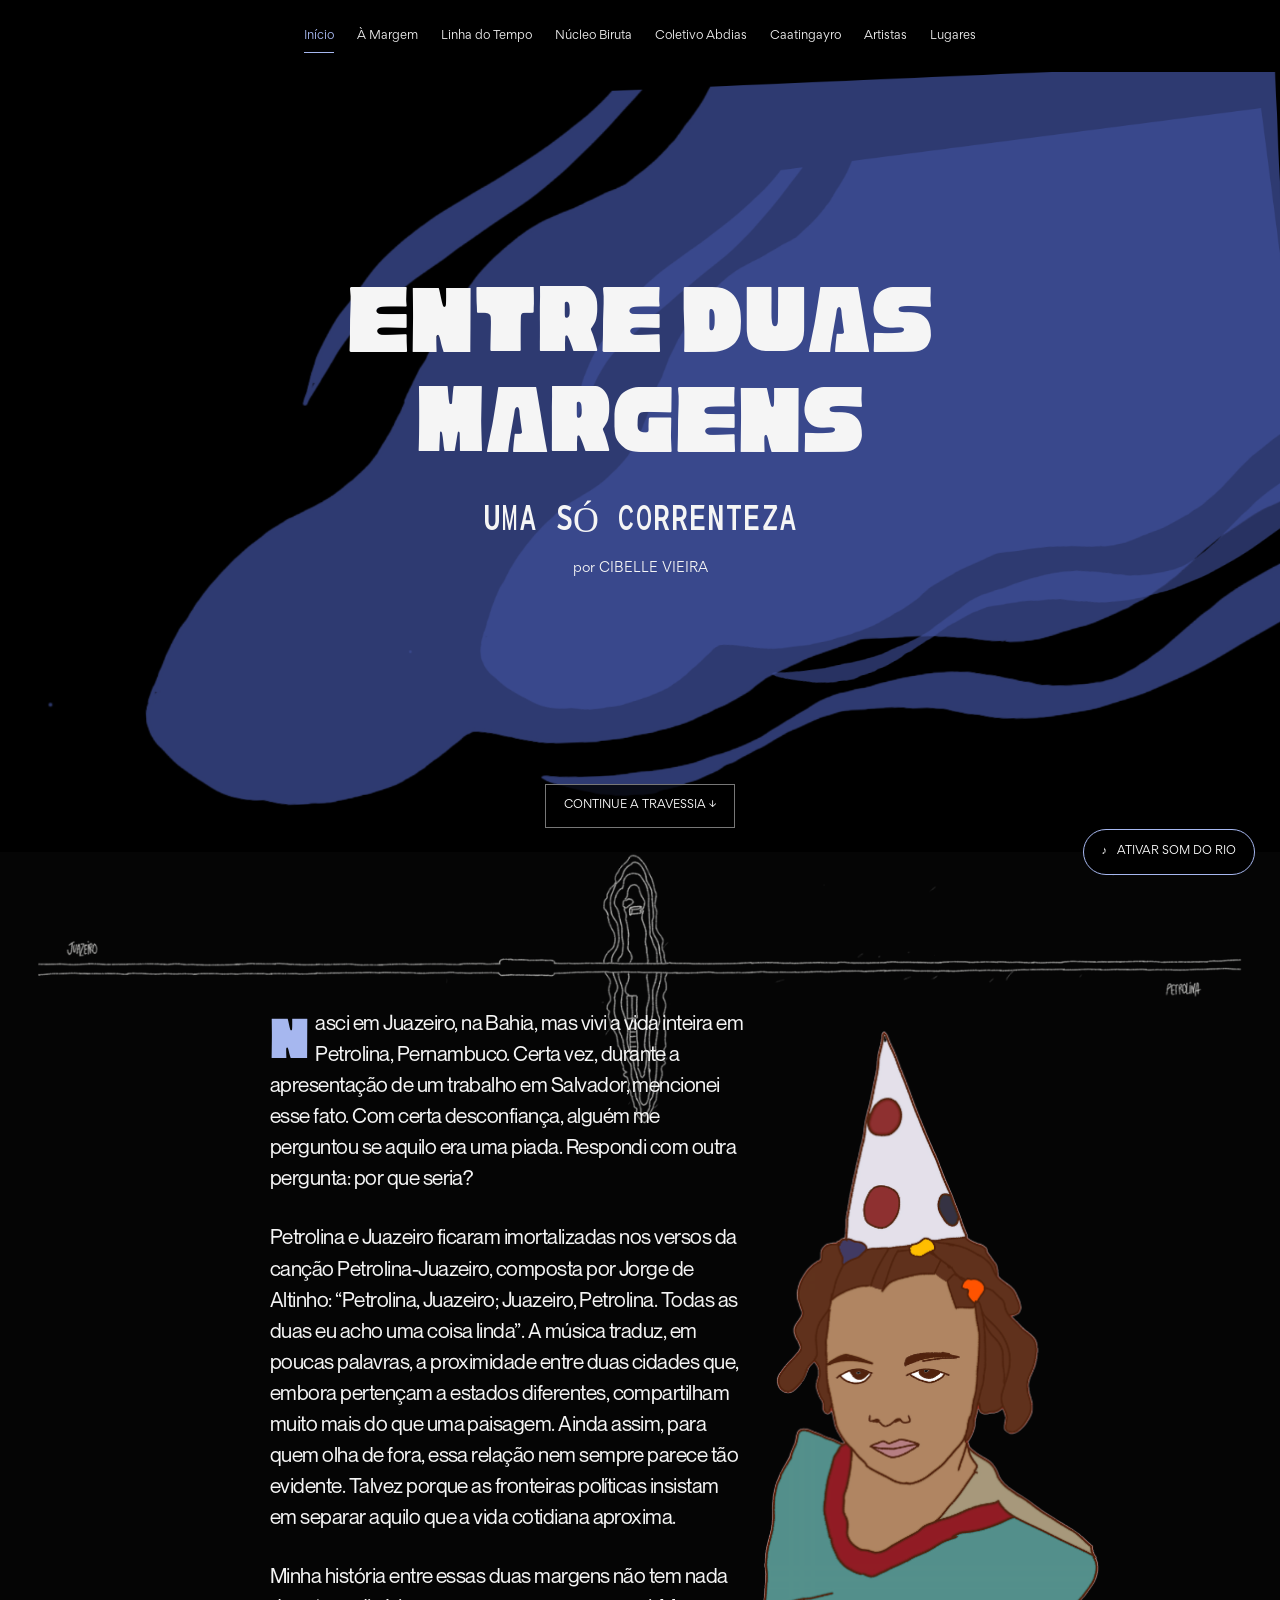
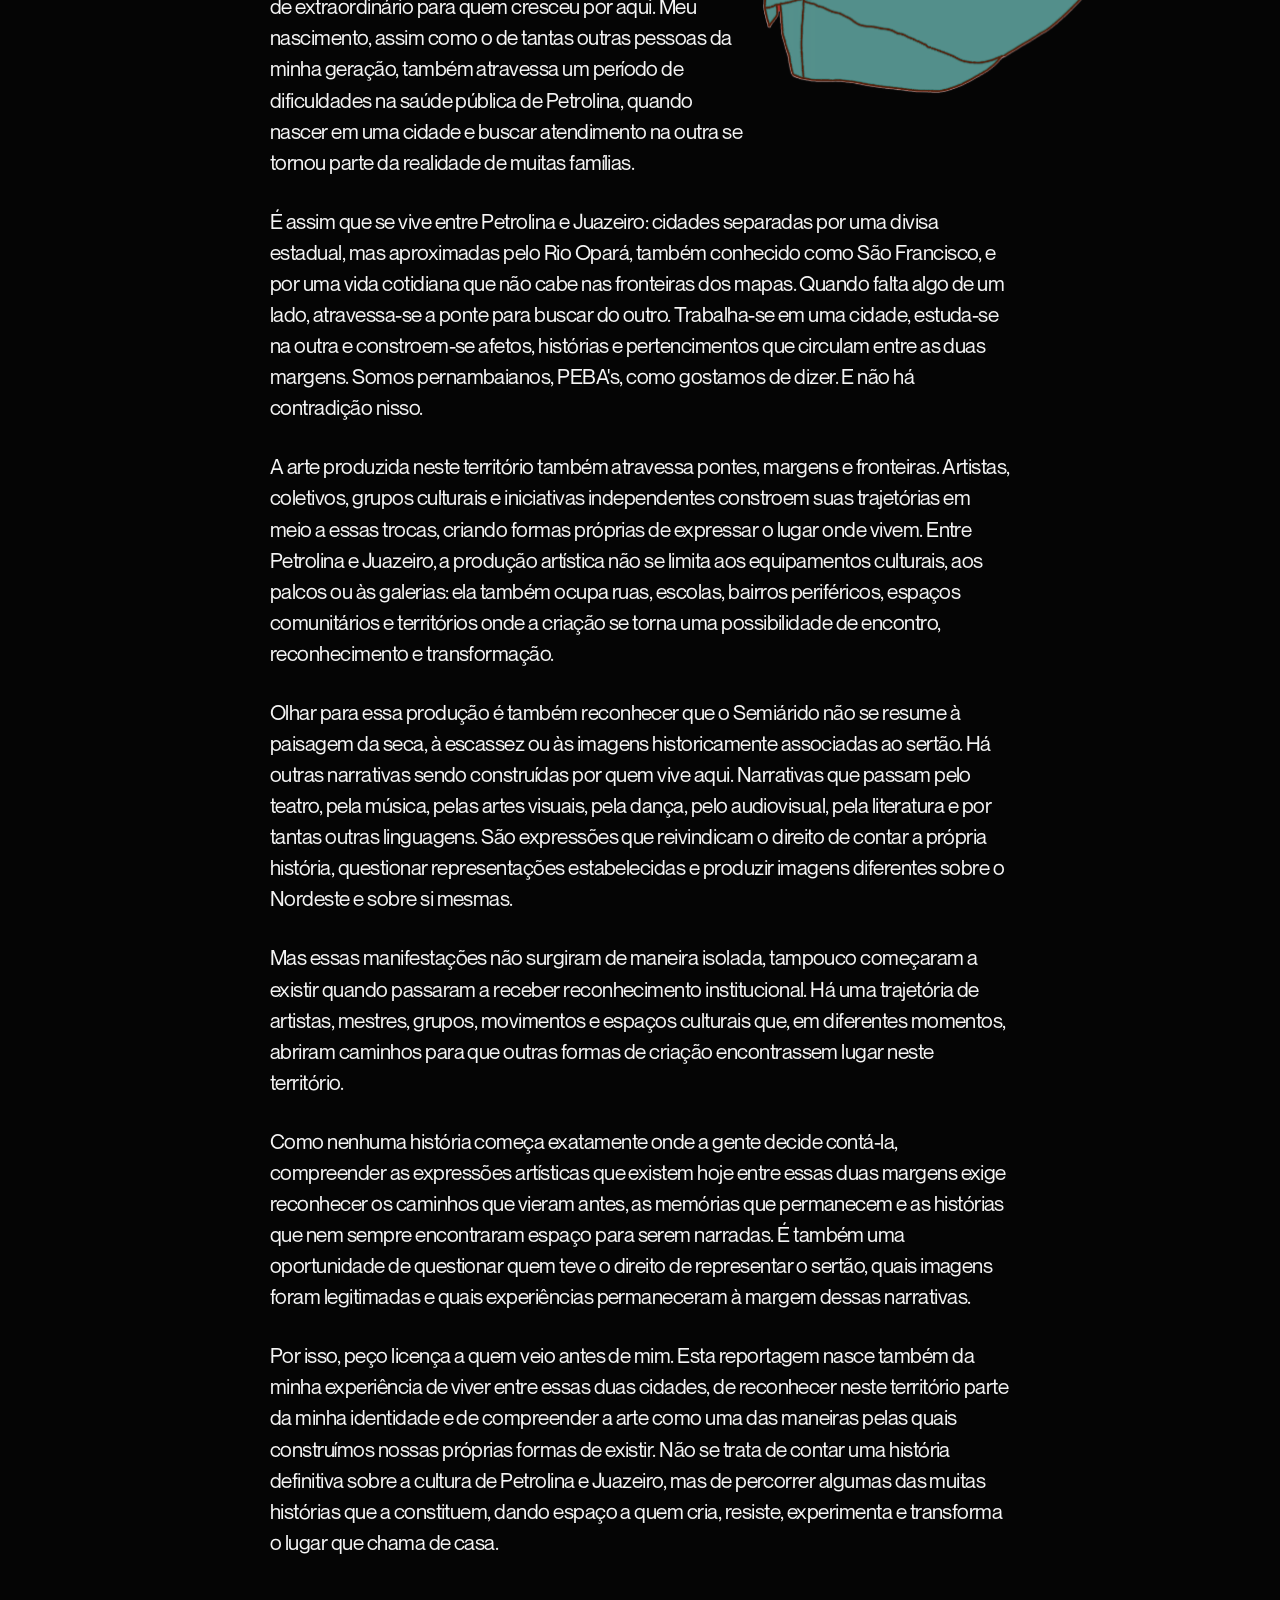
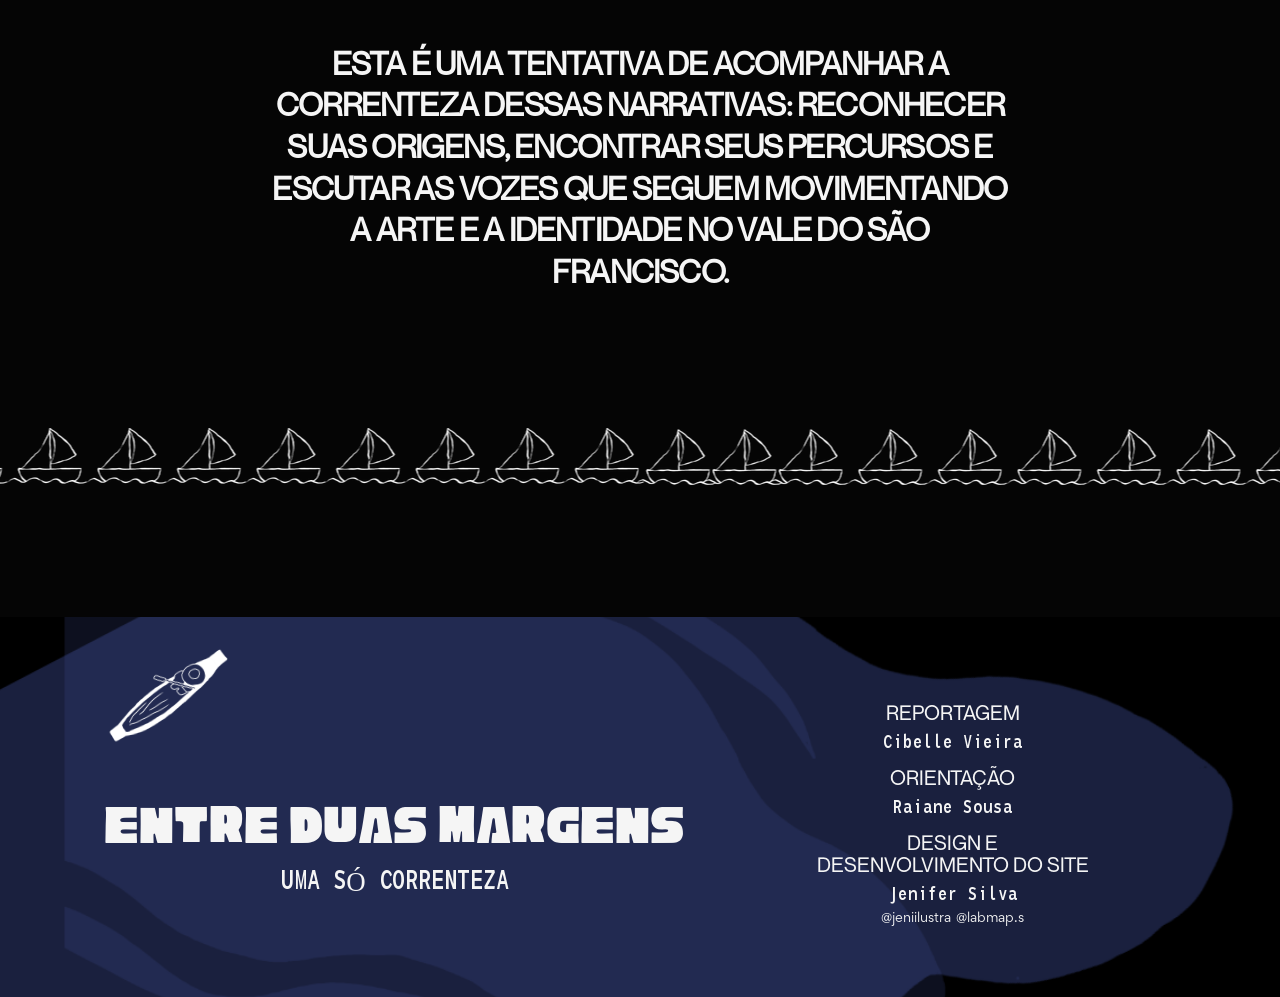
<file: index.html>
<!DOCTYPE html>

<html lang="pt-BR">

 

<head>

 

<meta charset="UTF-8">

<meta name="viewport" content="width=device-width, initial-scale=1.0">

<meta name="theme-color" content="#050505">

 

<title>Entre Duas Margens, Uma Só Correnteza</title>

 

<style>

 

/* ==================================================

   FONTES

================================================== */

 

@font-face {

  font-family: "Cubao";

  src: url("./fontes/cubao-free/Cubao_Free_Regular.otf") format("opentype");

  font-display: swap;

}

 

@font-face {

  font-family: "Morisawa";

  src: url("./fontes/morisawa-otf-cufonfonts-webfont/MorisawaOtfRegular.woff") format("woff");

  font-display: swap;

}

 

@font-face {

  font-family: "Gordita";

  src: url("./fontes/gordita-regular-maisfontes.80be/gordita-regular.otf") format("opentype");

  font-display: swap;

}

 

@font-face {

  font-family: "Neue Montreal";

  src: url("./fontes/neue-montreal-regular-maisfontes.525c/neue-montreal-regular.otf") format("opentype");

  font-display: swap;

}

 

/* ==================================================

   CONFIGURAÇÕES GERAIS

================================================== */

 

:root {

  --preto: #050505;

  --branco: #f5f5f5;

  --azul: #a6b7ef;

  --azul-suave: #c0cbef;

  --azul-escuro: #222b50;

  --azul-rio: #405785;

  --largura-texto: 740px;

  --altura-menu: 72px;

}

 

* {

  box-sizing: border-box;

  margin: 0;

  padding: 0;

}

 

html {

  scroll-behavior: smooth;

  scroll-padding-top: 72px;

}

 

body {

  background: var(--preto);

  color: var(--branco);

  font-family: "Neue Montreal", Arial, sans-serif;

  overflow-x: hidden;

}

 

button {

  cursor: pointer;

  font-family: inherit;

}

 

a {

  color: inherit;

  text-decoration: none;

}

 

img {

  display: block;

  max-width: 100%;

}

 

.site {

  width: 100%;

  min-height: 100vh;

  overflow: clip;

  background: var(--preto);

}

 

/* ==================================================

   MENU

================================================== */

 

header {

  position: sticky;

  top: 0;

  z-index: 1000;

  background: rgba(0,0,0,.97);

  backdrop-filter: blur(12px);

}

 

.cabecalho {

  min-height: var(--altura-menu);

  padding: 12px 24px;

  display: flex;

  justify-content: center;

  align-items: center;

}

 

nav {

  display: flex;

  justify-content: center;

  align-items: center;

  flex-wrap: wrap;

  gap: clamp(12px,1.8vw,30px);

}

 

nav button {

  position: relative;

  border: none;

  background: transparent;

  color: #eee;

  padding: 9px 0;

  font-family: "Gordita", Arial, sans-serif;

  font-size: clamp(10px,.9vw,13px);

}

 

nav button::after {

  content: "";

  position: absolute;

  bottom: 1px;

  left: 0;

  width: 0;

  height: 1px;

  background: var(--azul);

  transition: width .3s ease;

}

 

nav button:hover,

nav button.ativo {

  color: var(--azul);

}

 

nav button:hover::after,

nav button.ativo::after {

  width: 100%;

}

 

.menu-mobile {

  display: none;

  background: transparent;

  border: 1px solid #555;

  color: white;

  padding: 8px 13px;

  font-size: 22px;

}

 

/* ==================================================

   PÁGINAS

================================================== */

 

.pagina {

  display: none;

  min-height: calc(100vh - var(--altura-menu));

}

 

.pagina.ativa {

  display: block;

  animation: aparecer .45s ease;

}

 

@keyframes aparecer {

  from { opacity: 0; }

  to { opacity: 1; }

}

 

/* ==================================================

   CAPA

================================================== */

 

.capa {

  position: relative;

  isolation: isolate;

  min-height: min(780px,calc(100svh - var(--altura-menu)));

  overflow: hidden;

  background: #000;

}

 

.capa-imagem {

  position: absolute;

  inset: 0;

  z-index: -1;

}

 

.capa-imagem img {

  width: 100%;

  height: 100%;

  object-fit: cover;

  object-position: center;

  transform: scale(1.025);

}

 

.capa-conteudo {

  min-height: inherit;

  display: flex;

  flex-direction: column;

  align-items: center;

  text-align: center;

  padding: clamp(155px,22vh,230px) 22px 130px;

}

 

.capa-titulo {

  font-family: "Cubao", Impact, sans-serif;

  font-size: clamp(56px,8vw,125px);

  font-weight: 400;

  line-height: .98;

}

 

.capa-titulo span {

  display: block;

}

 

.capa-subtitulo {

  font-family: "Morisawa", Georgia, serif;

  font-size: clamp(22px,2.8vw,36px);

  font-weight: 400;

  margin-top: 25px;

}

 

.capa-autoria {

  font-family: "Gordita", Arial, sans-serif;

  font-size: 13px;

  margin-top: 18px;

}

 

.capa-descer {

  position: absolute;

  bottom: 24px;

  left: 50%;

  transform: translateX(-50%);

  padding: 13px 18px;

  border: 1px solid #777;

  background: rgba(0,0,0,.8);

  color: white;

  font-family: "Gordita", Arial, sans-serif;

  font-size: 11px;

  white-space: nowrap;

}

 

.capa-descer:hover {

  background: var(--azul-escuro);

}

 

/* ==================================================

   PRIMEIRA PÁGINA

================================================== */

 

.continuacao-capa {

  position: relative;

  isolation: isolate;

  background: var(--preto);

}

 

.ilha-sobreposta {

  position: absolute;

  top: 0;

  left: 0;

  width: 100%;

  height: 460px;

  z-index: -1;

  overflow: hidden;

  pointer-events: none;

}

 

.ilha-sobreposta img {

  width: 100%;

  height: 100%;

  object-fit: contain;

  object-position: center top;

  transform: scale(.94);

  transform-origin: center top;

}

 

.reportagem {

  position: relative;

  z-index: 2;

  padding: 155px 0 30px;

}

 

.corpo-reportagem,

.texto-margem {

  width: calc(100% - 48px);

  max-width: var(--largura-texto);

  margin: 0 auto;

  display: flow-root;

}

 

.corpo-reportagem p,

.texto-margem p {

  font-family: "Neue Montreal", Arial, sans-serif;

  font-size: clamp(18px,1.65vw,21px);

  font-weight: 400;

  letter-spacing: -.025em;

  line-height: 1.48;

  color: var(--branco);

  margin-bottom: 28px;

  text-align: left;

}

 

.primeiro-paragrafo::first-letter {

  float: left;

  font-family: "Cubao", Impact, sans-serif;

  font-size: 63px;

  color: var(--azul);

  line-height: .79;

  padding: 7px 7px 0 0;

}

 

/* ==================================================

   ILUSTRAÇÃO CIBS CRIANÇA

 

   AUMENTADA PARA SE APROXIMAR DO PRINT

================================================== */

 

.ilustracao-cibs {

  position: relative;

  z-index: 4;

  float: right;

 

  width: 340px;

  max-width: none;

 

  margin: 20px -90px 20px 12px;

}

 

.ilustracao-cibs img {

  width: 100%;

  height: auto;

  object-fit: contain;

}

 

.limpar {

  clear: both;

}

 

.corpo-reportagem .paragrafo-final {

  clear: both;

  max-width: 850px;

  margin: 85px auto 55px;

  font-size: clamp(22px,2.5vw,32px);

  font-weight: 700;

  line-height: 1.3;

  text-transform: uppercase;

  text-align: center;

}

 

/* ==================================================

   BARQUINHOS

================================================== */

 

.margem-separador,

.barquinhos-final {

  background-image: url("./imagens/barquinho.png.png");

  background-repeat: repeat-x;

  background-position: center center;

  background-size: auto;

  height: 100px;

  overflow: hidden;

}

 

.margem-separador {

  clear: both;

  width: 100vw;

  max-width: none;

  position: relative;

  margin-left: calc(50% - 50vw);

  margin-top: 65px;

  margin-bottom: 65px;

}

 

.margem-separador.revelar {

  transform: none;

  opacity: 0;

  transition: opacity .85s ease;

}

 

.margem-separador.revelar.visivel {

  transform: none;

  opacity: 1;

}

 

.barquinhos-final {

  width: 100%;

  margin: 30px 0 0;

}

 

.respiro-rodape {

  height: 110px;

  background: var(--preto);

}

 

/* ==================================================

   À MARGEM

================================================== */

 

.margem-cabecalho {

  max-width: 1120px;

  margin: 0 auto;

  padding: 95px 30px 40px;

}

 

.margem-titulo {

  font-family: "Cubao", Impact, sans-serif;

  font-size: clamp(45px,6vw,88px);

  font-weight: 400;

  line-height: 1.02;

  margin-bottom: 24px;

}

 

.margem-subtitulo {

  font-family: "Morisawa", Georgia, serif;

  font-size: clamp(24px,3vw,39px);

  font-weight: 400;

  line-height: 1.2;

  max-width: 900px;

}

 

.margem-capa {

  width: 100%;

  margin: 25px 0 75px;

  overflow: hidden;

}

 

.margem-capa img {

  width: 100%;

  height: auto;

}

 

.margem-foto-direita {

  float: right;

  width: min(350px,44vw);

  margin: 10px -145px 25px 24px;

}

 

.margem-foto-esquerda {

  float: left;

  width: min(350px,44vw);

  margin: 10px 24px 25px -145px;

}

 

.margem-foto-direita img,

.margem-foto-esquerda img {

  width: 100%;

  height: auto;

  object-fit: contain;

}

 

.margem-foto-direita figcaption,

.margem-foto-esquerda figcaption {

  font-family: "Gordita", Arial, sans-serif;

  font-size: 11px;

  line-height: 1.5;

  color: #aaa;

  margin-top: 10px;

}

 

.margem-intertitulo {

  clear: both;

  margin: 85px 0 30px;

  font-family: "Cubao", Impact, sans-serif;

  font-size: clamp(32px,4.5vw,55px);

  font-weight: 400;

  line-height: 1.1;

}

 

.margem-citacao {

  clear: both;

  border-left: 3px solid var(--azul);

  padding: 10px 0 10px 25px;

  margin: 40px 0;

  font-size: clamp(21px,2.6vw,31px);

  line-height: 1.35;

}

 

.margem-citacao small {

  display: block;

  margin-top: 15px;

  color: #bcbcbc;

  font-size: 13px;

}

 

.texto-margem p.margem-final {

  clear: both;

  font-size: clamp(18px,1.65vw,21px);

  font-weight: 400;

  line-height: 1.48;

  text-transform: none;

  text-align: left;

  margin-bottom: 28px;

}

 

/* ==================================================

   VÍDEOS

================================================== */

 

.video-reportagem {

  clear: both;

  width: 100%;

  margin: 55px auto;

}

 

.video-reportagem-titulo {

  color: var(--azul);

  font-family: "Gordita", Arial, sans-serif;

  font-size: 11px;

  letter-spacing: 2px;

  text-transform: uppercase;

  margin-bottom: 15px;

}

 

.video-reportagem-player {

  width: 100%;

  aspect-ratio: 16/9;

  background: #101010;

  overflow: hidden;

}

 

.video-reportagem-player iframe {

  display: block;

  width: 100%;

  height: 100%;

  border: 0;

}

 

.video-final-margem {

  width: calc(100% - 48px);

  max-width: 1000px;

  margin: 70px auto 90px;

}

 

/* ==================================================

   LINHA DO TEMPO

 

   TÍTULO MENOR

   FUNDO PRETO

   RIO MAIS FINO

   AZUL MAIS ESCURO

================================================== */

 

#linha-do-tempo {

  background: var(--preto);

  color: var(--branco);

}

 

/* ABERTURA */

 

.tempo-abertura {

  position: relative;

  padding: 85px 24px 65px;

  text-align: center;

  overflow: hidden;

}

 

.tempo-titulo {

  max-width: 900px;

  margin: 0 auto;

 

  font-family: "Cubao", Impact, sans-serif;

  font-size: clamp(42px,5.3vw,75px);

 

  font-weight: 400;

  line-height: 1.05;

  letter-spacing: -.01em;

  color: var(--branco);

}

 

.tempo-subtitulo {

  max-width: 850px;

  margin: 28px auto 0;

 

  font-family: "Morisawa", Georgia, serif;

  font-size: clamp(19px,2.1vw,29px);

 

  font-weight: 400;

  line-height: 1.35;

  color: var(--azul);

}

 

.tempo-instrucao {

  display: inline-flex;

  align-items: center;

  gap: 10px;

  margin-top: 35px;

 

  font-family: "Gordita", Arial, sans-serif;

  font-size: 10px;

  letter-spacing: 1px;

  text-transform: uppercase;

  color: var(--azul);

}

 

.tempo-instrucao span {

  font-size: 18px;

  animation: setaDescer 2s ease-in-out infinite;

}

 

@keyframes setaDescer {

  0%,100% { transform: translateY(0); }

  50% { transform: translateY(8px); }

}

 

/* ==================================================

   RIO COM MEANDROS

================================================== */

 

.tempo-percurso {

  position: relative;

  max-width: 1320px;

  margin: 0 auto;

  padding: 20px 20px 90px;

  isolation: isolate;

}

 

.tempo-rio {

  position: absolute;

  z-index: -1;

  top: 0;

  left: 0;

  width: 100%;

  height: 100%;

  pointer-events: none;

  overflow: visible;

}

 

/* MARGEM DISCRETA */

 

.rio-margem {

  fill: none;

  stroke: rgba(64,87,133,.15);

  stroke-width: 30;

  stroke-linecap: round;

  stroke-linejoin: round;

}

 

/* CURSO PRINCIPAL */

 

.rio-agua {

  fill: none;

  stroke: var(--azul-rio);

  stroke-width: 19;

  stroke-linecap: round;

  stroke-linejoin: round;

}

 

/* LEVE VARIAÇÃO DE TOM, SEM TRACEJADO */

 

.rio-brilho {

  fill: none;

  stroke: rgba(166,183,239,.12);

  stroke-width: 5;

  stroke-linecap: round;

  stroke-linejoin: round;

}

 

/* ==================================================

   EVENTOS — CAIXINHAS MENORES

================================================== */

 

.tempo-evento {

  position: relative;

  display: grid;

  grid-template-columns: minmax(0,1fr) minmax(0,1fr);

  min-height: 255px;

  align-items: center;

  padding: 18px 0;

}

 

.tempo-evento.esquerda .tempo-cartao {

  grid-column: 1;

  margin-right: 25%;

}

 

.tempo-evento.direita .tempo-cartao {

  grid-column: 2;

  margin-left: 25%;

}

 

.tempo-cartao {

  position: relative;

  z-index: 3;

 

  max-width: 285px;

  padding: 15px 16px 14px;

 

  border: 1px solid rgba(166,183,239,.28);

  border-radius: 3px 19px 3px 19px;

 

  background: rgba(15,17,27,.96);

 

  box-shadow: 0 12px 35px rgba(0,0,0,.25);

 

  transition:

    transform .3s ease,

    box-shadow .3s ease;

}

 

.tempo-cartao:hover {

  transform: translateY(-4px);

  box-shadow: 0 20px 45px rgba(0,0,0,.5);

}

 

.tempo-ano {

  display: block;

  font-family: "Cubao", Impact, sans-serif;

  font-size: clamp(34px,3.9vw,49px);

  line-height: .95;

  color: var(--azul);

  margin-bottom: 11px;

}

 

.tempo-categoria {

  display: inline-block;

  font-family: "Gordita", Arial, sans-serif;

  font-size: 8px;

  letter-spacing: 1.1px;

  text-transform: uppercase;

  color: #c0cbef;

  margin-bottom: 9px;

}

 

.tempo-evento-titulo {

  font-family: "Morisawa", Georgia, serif;

  font-size: clamp(17px,1.65vw,21px);

  line-height: 1.15;

  font-weight: 400;

  margin-bottom: 12px;

  color: white;

}

 

.tempo-evento-resumo {

  font-family: "Neue Montreal", Arial, sans-serif;

  font-size: 12px;

  line-height: 1.45;

  color: #dedede;

}

 

.tempo-botao {

  display: inline-flex;

  align-items: center;

  gap: 9px;

  margin-top: 16px;

  padding: 0 0 5px;

 

  border: none;

  border-bottom: 1px solid var(--azul);

 

  background: transparent;

  color: var(--azul);

 

  font-family: "Gordita", Arial, sans-serif;

  font-size: 10px;

  text-transform: uppercase;

  letter-spacing: .4px;

}

 

.tempo-botao span {

  display: inline-block;

  transition: transform .25s ease;

}

 

.tempo-botao[aria-expanded="true"] span {

  transform: rotate(45deg);

}

 

.tempo-detalhe {

  display: none;

  padding-top: 16px;

  margin-top: 16px;

  border-top: 1px solid #3c4464;

}

 

.tempo-detalhe.aberto {

  display: block;

  animation: aparecer .35s ease;

}

 

.tempo-detalhe p {

  font-size: 13px;

  line-height: 1.65;

  color: #e2e2e2;

  margin-bottom: 11px;

}

 

.tempo-detalhe p:last-child {

  margin-bottom: 0;

}

 

/* ==================================================

   IMAGENS DA LINHA DO TEMPO

================================================== */

 

.tempo-visual {

  position: absolute;

  z-index: 2;

  width: clamp(120px,16vw,210px);

  pointer-events: none;

}

 

.tempo-evento.esquerda .tempo-visual {

  left: 60%;

  top: 15%;

}

 

.tempo-evento.direita .tempo-visual {

  right: 60%;

  top: 14%;

}

 

.tempo-visual figure {

  position: relative;

}

 

.tempo-visual img {

  width: 100%;

  max-height: 200px;

  object-fit: cover;

  border-radius: 45% 45% 42% 42%;

  filter: saturate(.85);

  box-shadow: 0 12px 35px rgba(0,0,0,.35);

}

 

.tempo-visual figcaption {

  font-family: "Gordita", Arial, sans-serif;

  font-size: 10px;

  line-height: 1.4;

  color: #aaa;

  margin-top: 12px;

  text-align: center;

}

 

.tempo-evento.direita .tempo-visual {

  transform: rotate(-5deg);

}

 

.tempo-evento.esquerda .tempo-visual {

  transform: rotate(5deg);

}

 

/* ==================================================

   ILUSTRAÇÕES DE PEIXES

================================================== */

 

.tempo-peixe {

  position: absolute;

  z-index: 2;

  width: clamp(90px,12vw,170px);

  height: auto;

  pointer-events: none;

  opacity: .95;

}

 

.tempo-peixe img {

  display: block;

  width: 100%;

  height: auto;

  object-fit: contain;

}

 

.tempo-peixe.peixe-esquerda {

  left: 13%;

  transform: rotate(-12deg);

}

 

.tempo-peixe.peixe-direita {

  right: 13%;

  transform: rotate(12deg) scaleX(-1);

}

 

/* ==================================================

   FONTES DA LINHA DO TEMPO

================================================== */

 

.tempo-fontes {

  max-width: 800px;

  margin: 0 auto;

  padding: 30px 25px 100px;

  text-align: center;

}

 

.tempo-fontes p {

  font-size: 13px;

  line-height: 1.7;

  color: #aaa;

  margin-bottom: 12px;

}

 

.tempo-fontes a {

  text-decoration: underline;

  color: var(--azul);

}

 

.tempo-fontes a:hover {

  color: white;

}

 

/* ==================================================

   OUTRAS PÁGINAS

================================================== */

 

.pagina-abertura {

  padding: 110px max(40px,calc((100vw - 1100px)/2)) 75px;

}

 

.pagina-titulo {

  font-family: "Cubao", Impact, sans-serif;

  font-size: clamp(60px,9vw,115px);

  font-weight: 400;

  line-height: 1;

  margin-bottom: 30px;

}

 

.pagina-descricao {

  max-width: 700px;

  font-size: 20px;

  line-height: 1.6;

  color: #c5c5c5;

}

 

.conteudo {

  max-width: 1100px;

  margin: 0 auto;

  padding: 90px 45px;

}

 

.texto {

  max-width: var(--largura-texto);

  margin: 0 auto;

}

 

.texto p {

  font-size: 19px;

  line-height: 1.7;

  margin-bottom: 25px;

}

 

.galeria {

  display: grid;

  grid-template-columns: repeat(2,1fr);

  gap: 20px;

  margin-top: 45px;

}

 

.galeria-item {

  background: #111;

}

 

.galeria-item img {

  width: 100%;

  height: 290px;

  object-fit: contain;

  padding: 15px;

}

 

.galeria-legenda {

  padding: 18px;

  font-family: "Gordita", Arial, sans-serif;

  font-size: 12px;

  color: #ccc;

}

 

/* ==================================================

   RODAPÉ

================================================== */

 

.rodape {

  position: relative;

  isolation: isolate;

  width: 100%;

  height: 380px;

  overflow: hidden;

  background: #000;

}

 

.rodape-fundo {

  position: absolute;

  inset: 0;

  z-index: -2;

  overflow: hidden;

}

 

.rodape-fundo img {

  width: 100%;

  height: 100%;

  object-fit: cover;

  object-position: center;

  transform: scale(1.28);

}

 

.rodape-barquinho {

  position: absolute;

  top: -15px;

  left: 7%;

  z-index: 3;

  width: clamp(150px,18vw,270px);

  transform: rotate(-8deg);

}

 

.rodape-barquinho img {

  width: 100%;

  height: auto;

}

 

.rodape-conteudo {

  position: relative;

  z-index: 2;

  height: 100%;

  display: grid;

  grid-template-columns: 1.3fr 1fr;

  align-items: center;

  gap: 40px;

  padding: 45px 8% 30px;

}

 

.rodape-identidade {

  text-align: center;

  padding-top: 65px;

}

 

.rodape-titulo {

  font-family: "Cubao", Impact, sans-serif;

  font-size: clamp(32px,4.4vw,75px);

  font-weight: 400;

  line-height: 1;

  white-space: nowrap;

}

 

.rodape-subtitulo {

  font-family: "Morisawa", Georgia, serif;

  font-size: clamp(18px,2.1vw,31px);

  margin-top: 10px;

}

 

.rodape-creditos {

  display: flex;

  flex-direction: column;

  align-items: center;

  justify-content: center;

  gap: 14px;

  text-align: center;

}

 

.credito-grupo {

  display: flex;

  flex-direction: column;

  align-items: center;

  gap: 5px;

}

 

.credito-label {

  font-size: clamp(15px,1.6vw,22px);

  line-height: 1.08;

  text-transform: uppercase;

}

 

.credito-nome {

  font-family: "Morisawa", Georgia, serif;

  font-size: clamp(16px,1.5vw,22px);

}

 

.credito-perfis {

  display: flex;

  flex-wrap: wrap;

  justify-content: center;

  gap: 5px;

  font-family: "Gordita", Arial, sans-serif;

  font-size: clamp(10px,1vw,13px);

}

 

.rodape-creditos a:hover {

  color: var(--azul);

  text-decoration: underline;

}

 

.separador-perfil {

  color: #bbb;

}

 

/* ==================================================

   SOM

================================================== */

 

.controle-som {

  position: fixed;

  z-index: 2000;

  right: 25px;

  bottom: 25px;

  display: none;

  align-items: center;

  gap: 10px;

  padding: 14px 18px;

  border: 1px solid var(--azul);

  border-radius: 30px;

  background: rgba(0,0,0,.9);

  color: white;

  font-family: "Gordita", Arial, sans-serif;

  font-size: 11px;

}

 

.controle-som.visivel {

  display: flex;

}

 

/* ==================================================

   ANIMAÇÕES

================================================== */

 

.revelar {

  opacity: 0;

  transform: translateY(32px);

  transition: opacity .85s ease, transform .85s ease;

}

 

.revelar.visivel {

  opacity: 1;

  transform: translateY(0);

}

 

/* ==================================================

   RESPONSIVIDADE

================================================== */

 

@media (max-width:1100px) {

 

  .ilustracao-cibs {

    width: 300px;

    margin-right: -70px;

  }

 

  .margem-foto-direita {

    margin-right: -60px;

  }

 

  .margem-foto-esquerda {

    margin-left: -60px;

  }

 

}

 

@media (max-width:900px) {

 

  .cabecalho {

    justify-content: flex-end;

    flex-wrap: wrap;

  }

 

  .menu-mobile {

    display: block;

  }

 

  nav {

    display: none;

    width: 100%;

    flex-direction: column;

    align-items: stretch;

    padding: 15px 0;

  }

 

  nav.aberto {

    display: flex;

  }

 

  nav button {

    padding: 12px;

    text-align: left;

  }

 

  .ilustracao-cibs {

    width: 260px;

    margin-right: -45px;

  }

 

  .rodape-conteudo {

    gap: 20px;

    padding-left: 5%;

    padding-right: 5%;

  }

 

  .tempo-evento.esquerda .tempo-cartao {

    margin-right: 18%;

  }

 

  .tempo-evento.direita .tempo-cartao {

    margin-left: 18%;

  }

 

  .tempo-visual {

    width: 150px;

  }

 

}

 

@media (max-width:700px) {

 

  .capa {

    min-height: 75svh;

  }

 

  .capa-conteudo {

    padding: 130px 18px 135px;

  }

 

  .capa-titulo {

    font-size: clamp(43px,11vw,75px);

  }

 

  .capa-subtitulo {

    font-size: 21px;

  }

 

  .ilha-sobreposta {

    height: 300px;

  }

 

  .reportagem {

    padding-top: 110px;

  }

 

  .corpo-reportagem,

  .texto-margem {

    width: calc(100% - 40px);

  }

 

  .corpo-reportagem p,

  .texto-margem p,

  .texto-margem p.margem-final {

    font-size: 17px;

    line-height: 1.55;

  }

 

  .primeiro-paragrafo::first-letter {

    font-size: 43px;

    padding-top: 6px;

  }

 

  .ilustracao-cibs {

    width: 180px;

    margin: 15px -14px 10px 8px;

  }

 

  .corpo-reportagem .paragrafo-final {

    font-size: 21px;

    margin-top: 55px;

  }

 

  .margem-cabecalho {

    padding: 70px 22px 25px;

  }

 

  .margem-titulo {

    font-size: clamp(38px,8vw,60px);

  }

 

  .margem-subtitulo {

    font-size: clamp(22px,5vw,29px);

  }

 

  .margem-capa {

    margin: 15px 0 45px;

  }

 

  .margem-foto-direita,

  .margem-foto-esquerda {

    width: 45%;

    margin-left: 12px;

    margin-right: 0;

  }

 

  .margem-foto-esquerda {

    margin-left: 0;

    margin-right: 12px;

  }

 

  .margem-separador,

  .barquinhos-final {

    height: 72px;

    background-size: auto;

  }

 

  .margem-separador {

    margin-top: 45px;

    margin-bottom: 45px;

  }

 

  .respiro-rodape {

    height: 75px;

  }

 

  /* LINHA DO TEMPO NO CELULAR */

 

  .tempo-abertura {

    padding: 65px 22px 45px;

  }

 

  .tempo-titulo {

    font-size: clamp(37px,8vw,56px);

  }

 

  .tempo-subtitulo {

    font-size: 19px;

  }

 

  .tempo-percurso {

    padding: 15px 15px 60px;

  }

 

  .rio-margem {

    stroke-width: 21;

  }

 

  .rio-agua {

    stroke-width: 14;

  }

 

  .rio-brilho {

    stroke-width: 4;

  }

 

  .tempo-evento {

    display: flex;

    flex-direction: column;

    justify-content: center;

    align-items: flex-start;

    min-height: 265px;

    padding: 24px 0 24px 20px;

  }

 

  .tempo-evento.esquerda .tempo-cartao,

  .tempo-evento.direita .tempo-cartao {

    margin: 0;

    width: min(76%,285px);

  }

 

  .tempo-evento.direita {

    align-items: flex-end;

    padding-left: 0;

    padding-right: 20px;

  }

 

  .tempo-cartao {

    padding: 15px 14px;

  }

 

  .tempo-ano {

    font-size: 38px;

  }

 

  .tempo-evento-titulo {

    font-size: 18px;

  }

 

  .tempo-evento-resumo {

    font-size: 11px;

  }

 

  .tempo-visual {

    width: 95px;

    opacity: .9;

  }

 

  .tempo-evento.esquerda .tempo-visual {

    left: auto;

    right: 0;

    top: 0;

  }

 

  .tempo-evento.direita .tempo-visual {

    right: auto;

    left: 0;

    top: 0;

  }

 

  .tempo-visual img {

    max-height: 110px;

  }

 

  .tempo-visual figcaption {

    display: none;

  }

 

  .tempo-peixe {

    width: 80px;

  }

 

  .pagina-abertura {

    padding: 75px 30px;

  }

 

  .conteudo {

    padding: 70px 30px;

  }

 

  .galeria {

    grid-template-columns: 1fr;

  }

 

  .rodape {

    height: 530px;

  }

 

  .rodape-barquinho {

    width: 145px;

    left: 4%;

    top: -10px;

  }

 

  .rodape-conteudo {

    grid-template-columns: 1fr;

    align-content: center;

    gap: 28px;

    padding: 100px 20px 25px;

  }

 

  .rodape-identidade {

    padding-top: 0;

  }

 

  .rodape-titulo {

    font-size: clamp(30px,7vw,52px);

  }

 

  .rodape-subtitulo {

    font-size: 21px;

  }

 

  .credito-label {

    font-size: 17px;

  }

 

  .credito-nome {

    font-size: 18px;

  }

 

  .credito-perfis {

    font-size: 11px;

  }

 

}

 

@media (prefers-reduced-motion:reduce) {

 

  *,

  *::before,

  *::after {

    scroll-behavior: auto !important;

    animation-duration: .01ms !important;

    transition-duration: .01ms !important;

  }

 

  .revelar {

    opacity: 1;

    transform: none;

  }

 

}

 

 

/* NÚCLEO BIRUTA — diagramação conforme o PDF */

.biruta-capa {width:100%; margin:0 auto 55px;}

.biruta-capa img {width:100%; max-height:470px; object-fit:cover; object-position:center;}

.biruta-cabecalho {text-align:center; padding:20px 24px 45px;}

.biruta-cabecalho h1 {font-family:"Cubao",Impact,sans-serif; font-size:clamp(42px,6vw,85px); font-weight:400;}

.biruta-cabecalho h2 {font-family:"Morisawa",Georgia,serif; font-size:clamp(22px,3vw,38px); font-weight:400; margin-top:15px;}

.biruta-artigo {width:calc(100% - 48px); max-width:850px; margin:0 auto; display:flow-root;}

.biruta-artigo p {font-family:"Neue Montreal",Arial,sans-serif;font-size:clamp(18px,1.65vw,21px);font-weight:400;letter-spacing:-.025em;line-height:1.48;color:var(--branco);margin:0 0 28px;text-align:left;}

.biruta-figura {width:min(42%,340px); margin:8px 0 24px 25px; float:right;}

.biruta-figura.esquerda {float:left; margin:8px 25px 24px 0;}

.biruta-figura img {width:100%; height:auto; object-fit:contain;}

.biruta-video {clear:both; max-width:850px; margin:55px auto; padding:0 24px;}

.biruta-video h3,.biruta-galeria h3 {font-family:"Morisawa",Georgia,serif; font-weight:400; font-size:clamp(25px,3vw,40px); margin-bottom:20px;}

.biruta-video iframe {display:block; width:100%; aspect-ratio:16/9; border:0;}

.biruta-galeria {max-width:1100px; margin:65px auto 95px; padding:0 24px;}

.biruta-galeria-grid {display:grid; grid-template-columns:repeat(3,minmax(0,1fr)); gap:16px;}

.biruta-galeria-grid img {width:100%; height:250px; object-fit:cover;}

@media(max-width:700px) {

  .biruta-figura,.biruta-figura.esquerda {width:48%; margin:8px 0 15px 15px; float:right;}

  .biruta-galeria-grid {grid-template-columns:repeat(2,minmax(0,1fr));}

  .biruta-galeria-grid img {height:160px;}

}

 

 

/* GALERIA NÚCLEO BIRUTA — FOTOS EM MOVIMENTO AUTOMÁTICO */

.biruta-galeria {width:100vw;max-width:none;margin:70px 0 90px calc(50% - 50vw);padding:0;overflow:hidden;}

.biruta-galeria h3 {max-width:1100px;margin:0 auto 25px;padding:0 24px;}

.biruta-galeria-janela {width:100vw;overflow:hidden;}

.biruta-galeria-trilho {display:flex;gap:0;width:max-content;animation:birutaDeslizar 46s linear infinite;will-change:transform;}

.biruta-galeria-item {flex:0 0 44vw;width:44vw;height:clamp(260px,35vw,520px);overflow:hidden;}

.biruta-galeria-item img {width:100%;height:100%;object-fit:cover;display:block;}

.biruta-galeria-janela:hover .biruta-galeria-trilho {animation-play-state:paused;}

@keyframes birutaDeslizar {from{transform:translateX(0)}to{transform:translateX(-50%)}}

@media(max-width:700px) {

  .biruta-galeria-item {flex-basis:85vw;width:85vw;height:310px;}

  .biruta-galeria-trilho {animation-duration:55s;}

}

@media(prefers-reduced-motion:reduce) {

  .biruta-galeria-janela {overflow-x:auto;}

  .biruta-galeria-trilho {animation:none;}

}

 

 

/* AJUSTES: TITULO À MARGEM APÓS FOTO, COMO NO NBT */

#a-margem .margem-capa {margin:0 auto 0; width:100%;}

#a-margem .margem-cabecalho {max-width:none; margin:0 auto; padding:20px 24px 45px; text-align:center;}

#a-margem .margem-titulo {font-family:"Cubao",Impact,sans-serif; font-size:clamp(42px,6vw,85px); font-weight:400; line-height:1.05; margin:0 auto;}

#a-margem .margem-subtitulo {font-family:"Morisawa",Georgia,serif; font-size:clamp(22px,3vw,38px); font-weight:400; line-height:1.2; margin:15px auto 0; max-width:980px;}

/* TITULO DA GALERIA CENTRALIZADO */

#nucleo-biruta .biruta-galeria h3 {text-align:center; margin:0 auto 25px;}

/* LINK DO LIVRO: IDENTIFICAVEL E ACESSIVEL */

#nucleo-biruta .biruta-artigo a.livro-link {color:var(--azul); text-decoration:underline; text-underline-offset:3px;}

#nucleo-biruta .biruta-artigo a.livro-link:hover {color:#fff;}

 

 

/* COLETIVO ABDIAS — reportagem visual baseada no PDF */

.abdias-capa {width:100%;margin:0 auto 50px;}

.abdias-capa img {display:block;width:100%;max-height:470px;object-fit:cover;object-position:center;}

.abdias-cabecalho {max-width:1040px;margin:0 auto;padding:22px 24px 55px;text-align:center;}

.abdias-cabecalho h1 {font-family:"Cubao",Impact,sans-serif;font-size:clamp(35px,5.2vw,75px);font-weight:400;line-height:1.05;}

.abdias-artigo {width:calc(100% - 48px);max-width:850px;margin:0 auto;display:flow-root;}

.abdias-artigo p {font-family:"Neue Montreal",Arial,sans-serif;font-size:clamp(18px,1.65vw,21px);font-weight:400;letter-spacing:-.025em;line-height:1.48;color:var(--branco);margin:0 0 28px;text-align:left;}

.abdias-figura {float:right;width:min(40%,300px);margin:8px 0 24px 25px;}

.abdias-figura.esquerda {float:left;margin:8px 25px 24px 0;}

.abdias-figura img {width:100%;height:auto;object-fit:contain;}

.abdias-separador {clear:both;width:100vw;position:relative;left:50%;margin:58px 0 65px -50vw;height:88px;background:url("./imagens/barquinho.png.png") center / auto 88px repeat-x;}

.abdias-galeria {clear:both;width:100vw;position:relative;left:50%;margin:40px 0 65px -50vw;overflow:hidden;}

.abdias-galeria h2 {text-align:center;font-family:"Morisawa",Georgia,serif;font-size:clamp(28px,3.8vw,46px);font-weight:400;padding:0 24px;margin-bottom:25px;}

.abdias-galeria figure {margin:0 auto;width:min(100%,1200px);}

.abdias-galeria img {width:100%;height:auto;max-height:610px;object-fit:contain;}

.abdias-galeria figcaption {text-align:center;color:#bbb;font-family:"Gordita",sans-serif;font-size:12px;padding:12px 20px;}

@media(max-width:700px){

.abdias-capa {margin-bottom:28px;}

.abdias-cabecalho {padding-bottom:32px;}

.abdias-figura,.abdias-figura.esquerda {float:right;width:48%;margin:8px 0 14px 12px;}

.abdias-separador {height:66px;background-size:auto 66px;}

}

 

 

/* AJUSTES ABDIAS — TIPOGRAFIA, BARQUINHOS E GALERIA AUTOMATICA */

#coletivo-abdias .abdias-cabecalho h1 {

  font-family:"Cubao",Impact,sans-serif;

  font-size:clamp(42px,6vw,85px);

  font-weight:400;

  line-height:1.05;

}

#coletivo-abdias .abdias-cabecalho h2 {

  font-family:"Morisawa",Georgia,serif;

  font-size:clamp(22px,3vw,38px);

  font-weight:400;

  line-height:1.25;

  max-width:980px;

  margin:15px auto 0;

}

#coletivo-abdias .abdias-separador {

  height:48px;

  background-size:auto 48px;

  margin-top:48px;

  margin-bottom:50px;

}

#coletivo-abdias .abdias-galeria {

  width:100vw;

  max-width:none;

  margin:50px 0 75px calc(50% - 50vw);

  padding:0;

  overflow:hidden;

}

#coletivo-abdias .abdias-galeria h2 {

  text-align:center;

  font-family:"Morisawa",Georgia,serif;

  font-weight:400;

  font-size:clamp(25px,3vw,40px);

  margin:0 auto 25px;

  padding:0 24px;

}

#coletivo-abdias .abdias-galeria-janela {width:100vw;overflow:hidden;}

#coletivo-abdias .abdias-galeria-trilho {

  display:flex;

  flex-wrap:nowrap;

  gap:0;

  width:max-content;

  animation:abdiasDeslizar 65s linear infinite;

  will-change:transform;

}

#coletivo-abdias .abdias-galeria-item {

  flex:0 0 44vw;

  width:44vw;

  height:clamp(260px,35vw,520px);

  overflow:hidden;

  margin:0;

}

#coletivo-abdias .abdias-galeria-item img {

  width:100%;

  height:100%;

  max-height:none;

  object-fit:cover;

  display:block;

}

#coletivo-abdias .abdias-galeria-janela:hover .abdias-galeria-trilho {animation-play-state:paused;}

@keyframes abdiasDeslizar {from {transform:translateX(0);} to {transform:translateX(-50%);}}

@media(max-width:700px) {

  #coletivo-abdias .abdias-separador {height:36px;background-size:auto 36px;}

  #coletivo-abdias .abdias-galeria-item {flex-basis:85vw;width:85vw;height:310px;}

  #coletivo-abdias .abdias-galeria-trilho {animation-duration:70s;}

}

@media(prefers-reduced-motion:reduce) {

  #coletivo-abdias .abdias-galeria-janela {overflow-x:auto;}

  #coletivo-abdias .abdias-galeria-trilho {animation:none;}

}

 

 

/* ABDIAS: GALERIA DE PONTA A PONTA, SEM DESLOCAMENTO HORIZONTAL */

#coletivo-abdias .abdias-galeria {

  position: relative;

  left: 0;

  right: auto;

  width: 100%;

  max-width: none;

  margin: 56px 0 76px;

  padding: 0;

  overflow: hidden;

  box-sizing: border-box;

}

#coletivo-abdias .abdias-galeria-janela {

  position:relative;

  display:block;

  width:100%;

  max-width:none;

  margin:0;

  overflow:hidden;

}

#coletivo-abdias .abdias-galeria-trilho {

  display:flex;

  align-items:stretch;

  gap:0;

  width:max-content;

  margin:0;

  padding:0;

  animation: abdiasDeslizar 65s linear infinite;

}

#coletivo-abdias .abdias-galeria-trilho .abdias-galeria-item {

  float:none;

  display:block;

  position:relative;

  width:44vw;

  min-width:44vw;

  max-width:none;

  flex:0 0 44vw;

  height:clamp(260px,35vw,520px);

  margin:0;

  padding:0;

  overflow:hidden;

}

#coletivo-abdias .abdias-galeria-item img {

  width:100%; height:100%; object-fit:cover;

  max-height:none;

}

#coletivo-abdias .abdias-audio-reserva {

  width:calc(100% - 48px);

  max-width:850px;

  margin:55px auto 65px;

  padding:26px 28px;

  border:1px solid rgba(166,183,239,.35);

  background:#101018;

  border-radius:16px;

}

#coletivo-abdias .abdias-audio-reserva h3 {

  font-family:"Morisawa",Georgia,serif;

  font-weight:400;

  font-size:clamp(22px,2.6vw,32px);

  margin:0 0 12px;

}

#coletivo-abdias .abdias-audio-reserva p {

  font-family:"Neue Montreal",Arial,sans-serif;

  font-size:15px;

  line-height:1.5;

  color:#c6c6cd;

  margin:0;

}

@media(max-width:700px) {

  #coletivo-abdias .abdias-galeria-trilho .abdias-galeria-item {

    width:85vw;min-width:85vw;flex-basis:85vw;height:310px;

  }

  #coletivo-abdias .abdias-audio-reserva {padding:22px 20px;}

}

 

 

/* CAATINGAYRO: reportagem, fotografias e galeria em movimento */

.caatingayro-capa { width:100%;margin:0 0 40px; }

.caatingayro-capa img { width:100%;max-height:490px;object-fit:cover;object-position:center; }

.caatingayro-cabecalho {max-width:1050px;margin:0 auto;padding:18px 24px 60px;text-align:center;}

.caatingayro-cabecalho h1 {font-family:"Cubao",Impact,sans-serif;font-size:clamp(45px,6vw,85px);font-weight:400;line-height:1.02;}

.caatingayro-cabecalho h2 {font-family:"Morisawa",Georgia,serif;font-size:clamp(22px,3vw,39px);font-weight:400;margin-top:18px;line-height:1.2;}

.caatingayro-artigo {max-width:850px;width:calc(100% - 48px);margin:0 auto;display:flow-root;}

 .caatingayro-artigo p {font-family:"Neue Montreal",Arial,sans-serif;font-size:clamp(18px,1.65vw,21px);font-weight:400;letter-spacing:-.025em;line-height:1.48;color:var(--branco);margin:0 0 28px;text-align:left;}

.caatingayro-figura {float:right;width:min(42%,350px);margin:8px 0 24px 25px;}

.caatingayro-figura.esquerda {float:left;margin:8px 25px 24px 0;}

.caatingayro-figura img {width:100%;height:auto;object-fit:contain;}

.caatingayro-figura figcaption {font-family:"Gordita",sans-serif;font-size:11px;color:#bbb;margin-top:8px;}

.caatingayro-artigo blockquote.margem-citacao {clear:both;margin:44px 0 48px;font-family:"Morisawa",Georgia,serif;} .caatingayro-artigo blockquote.margem-citacao small {font-family:"Gordita",Arial,sans-serif;font-size:13px;}

.caatingayro-galeria {clear:both;position:relative;left:0;width:100%;max-width:none;overflow:hidden;padding:0;margin:64px 0 90px;}

.caatingayro-galeria h2 {font-family:"Morisawa",Georgia,serif;font-size:clamp(27px,3.7vw,46px);font-weight:400;text-align:center;margin:0 20px 28px;}

.caatingayro-galeria-janela {overflow:hidden;width:100%;}

.caatingayro-galeria-trilho {display:flex;width:max-content;align-items:stretch;gap:0;animation:caatingayroDeslizar 42s linear infinite;}

.caatingayro-galeria-janela:hover .caatingayro-galeria-trilho {animation-play-state:paused;}

.caatingayro-galeria-item {flex:0 0 42vw;width:42vw;height:clamp(255px,34vw,490px);margin:0;overflow:hidden;}

.caatingayro-galeria-item img {width:100%;height:100%;object-fit:cover;}

@keyframes caatingayroDeslizar {from {transform:translateX(0);} to {transform:translateX(-50%);}}

.caatingayro-audio-reserva {max-width:850px;width:calc(100% - 48px);margin:50px auto 85px;padding:26px;border:1px solid rgba(166,183,239,.35);border-radius:16px;background:#101018;}

.caatingayro-audio-reserva h3 {font-family:"Morisawa",Georgia,serif;font-size:clamp(24px,3vw,34px);font-weight:400;margin:0 0 13px;}

.caatingayro-audio-reserva p {font-family:"Neue Montreal",Arial,sans-serif;color:#c7c7d0;font-size:15px;}

@media(max-width:700px){.caatingayro-figura,.caatingayro-figura.esquerda{float:right;width:48%;margin:8px 0 18px 14px;}.caatingayro-galeria-item{width:85vw;flex-basis:85vw;height:310px;}}

@media(prefers-reduced-motion:reduce){.caatingayro-galeria-trilho{animation:none;}}

 

@media (max-width:700px){.caatingayro-artigo p,.biruta-artigo p,.abdias-artigo p{font-size:17px;line-height:1.55;}}

 

/* ============================================================

   LINHA DO TEMPO — ANOS MONUMENTAIS E RIO VERTICAL

   Inspirado na referência, preservando os 13 textos originais.

   ============================================================ */

#linha-do-tempo {

  background: #050505;

}

#linha-do-tempo .tempo-abertura {

  padding: clamp(76px,8vw,140px) 24px 80px;

}

#linha-do-tempo .tempo-subtitulo {

  color: #f4f4f4;

  font-family: "Morisawa", Georgia, serif;

}

#linha-do-tempo .tempo-percurso {

  max-width: 1600px;

  padding: 70px clamp(18px,4vw,75px) 130px;

  overflow: visible;

  isolation: isolate;

}

#linha-do-tempo .tempo-rio {

  z-index: -1;

  opacity: .94;

}

#linha-do-tempo .rio-margem {

  stroke: rgba(83,105,142,.19);

  stroke-width: 58;

}

#linha-do-tempo .rio-agua {

  stroke: #3d567e;

  stroke-width: 33;

}

#linha-do-tempo .rio-brilho {

  stroke: rgba(174,204,248,.17);

  stroke-width: 9;

}

#linha-do-tempo .tempo-evento,

#linha-do-tempo .tempo-evento.esquerda,

#linha-do-tempo .tempo-evento.direita {

  position: relative;

  display: block;

  min-height: clamp(345px,35vw,470px);

  padding: clamp(40px,6vw,80px) 0;

}

#linha-do-tempo .tempo-evento.esquerda .tempo-cartao,

#linha-do-tempo .tempo-evento.direita .tempo-cartao,

#linha-do-tempo .tempo-cartao {

  display: grid;

  grid-template-columns: minmax(0,1fr) minmax(0,1fr);

  align-items: center;

  gap: clamp(24px,3vw,55px);

  width: 75%;

  max-width: none;

  margin: 0 0 0 auto;

  padding: 0;

  border: 0;

  border-radius: 0;

  box-shadow: none;

  background: transparent;

  transition: none;

}

#linha-do-tempo .tempo-cartao:hover {

  transform: none;

  box-shadow: none;

}

#linha-do-tempo .tempo-cartao::before {

  content: "";

  position: absolute;

  right: 100%;

  top: 50%;

  width: clamp(25px,5vw,65px);

  border-top: 2px solid rgba(246,247,249,.8);

}

#linha-do-tempo .tempo-ano {

  display: block;

  grid-column: 1;

  font-family: "Cubao", Impact, sans-serif;

  font-weight: 400;

  font-size: clamp(71px,10vw,160px);

  line-height: .84;

  letter-spacing: -.028em;

  color: #f5f5f5;

  margin: 0;

  overflow-wrap: anywhere;

}

#linha-do-tempo .tempo-informacoes {

  grid-column: 2;

  min-width: 0;

  border-left: 1px solid rgba(180,195,226,.32);

  padding-left: clamp(18px,2vw,35px);

}

#linha-do-tempo .tempo-categoria {

  color: #abbce8;

  font-size: 10px;

}

#linha-do-tempo .tempo-evento-titulo {

  font-family: "Morisawa", Georgia, serif;

  font-size: clamp(23px,2.45vw,39px);

  line-height: 1.13;

  margin-bottom: 18px;

}

#linha-do-tempo .tempo-evento-resumo {

  font-family: "Neue Montreal", Arial, sans-serif;

  font-size: clamp(16px,1.3vw,19px);

  line-height: 1.56;

  color: #dedede;

}

#linha-do-tempo .tempo-detalhe p {

  font-family: "Neue Montreal", Arial, sans-serif;

  font-size: clamp(14px,1.2vw,17px);

  line-height: 1.64;

}

#linha-do-tempo .tempo-visual {

  position: absolute;

  top: auto;

  left: 0;

  right: auto;

  bottom: -15px;

  width: clamp(90px,13vw,170px);

  opacity: .6;

}

#linha-do-tempo .tempo-evento.direita .tempo-visual,

#linha-do-tempo .tempo-evento.esquerda .tempo-visual {

  left: 1%; right: auto; top: auto;

  transform: rotate(-3deg);

}

@media(max-width: 1000px) {

  #linha-do-tempo .tempo-evento.esquerda .tempo-cartao,

  #linha-do-tempo .tempo-evento.direita .tempo-cartao,

  #linha-do-tempo .tempo-cartao {width: 77%; grid-template-columns: 1fr; gap: 16px;}

  #linha-do-tempo .tempo-ano {font-size: clamp(76px,12vw,125px);}

  #linha-do-tempo .tempo-informacoes {grid-column: 1;}

  #linha-do-tempo .tempo-evento {min-height: 380px;}

}

@media(max-width:700px) {

  #linha-do-tempo .tempo-percurso {padding: 30px 16px 65px;}

  #linha-do-tempo .tempo-evento,

  #linha-do-tempo .tempo-evento.esquerda,

  #linha-do-tempo .tempo-evento.direita {

    display: block;

    min-height: 350px;

    padding: 36px 0 48px;

  }

  #linha-do-tempo .tempo-evento.esquerda .tempo-cartao,

  #linha-do-tempo .tempo-evento.direita .tempo-cartao,

  #linha-do-tempo .tempo-cartao {

    width: 79%;

    margin: 0 0 0 auto;

    padding: 0 4px 0 0;

    display: grid;

    grid-template-columns: 1fr;

    gap: 15px;

  }

  #linha-do-tempo .tempo-ano {

    font-size: clamp(62px,12vw,100px);

    line-height: .92;

  }

  #linha-do-tempo .tempo-informacoes {padding-left: 14px;}

  #linha-do-tempo .tempo-evento-titulo {font-size: 23px;}

  #linha-do-tempo .tempo-evento-resumo {font-size: 15px;}

  #linha-do-tempo .tempo-visual {display:none;}

  #linha-do-tempo .rio-margem {stroke-width: 34;}

  #linha-do-tempo .rio-agua {stroke-width: 20;}

  #linha-do-tempo .rio-brilho {stroke-width: 6;}

  #linha-do-tempo .tempo-cartao::before {width: 22px;}

}

 

 

/* ===========================================================

   AJUSTES FINAIS — RIO, DOCUMENTAÇÃO E GALERIAS COM PROFUNDIDADE

   =========================================================== */

#linha-do-tempo .tempo-visual {display:none!important;}

#linha-do-tempo .tempo-ano {

  font-size:clamp(48px,6.4vw,98px)!important;

  line-height:1.04!important;

  letter-spacing:-.012em!important;

  overflow-wrap:normal!important;

  white-space:nowrap;

}

#linha-do-tempo .tempo-ano.intervalo {font-size:clamp(42px,4.6vw,72px)!important;}

#linha-do-tempo .tempo-evento,

#linha-do-tempo .tempo-evento.esquerda,

#linha-do-tempo .tempo-evento.direita {

  min-height:clamp(275px,29vw,390px);

  padding:46px 0;

}

#linha-do-tempo .tempo-evento.esquerda .tempo-cartao,

#linha-do-tempo .tempo-evento.direita .tempo-cartao,

#linha-do-tempo .tempo-cartao {

  grid-template-columns:minmax(175px,.86fr) minmax(300px,1.25fr);

  gap:clamp(20px,2.6vw,42px);

  width:79%;

}

#linha-do-tempo .tempo-titulo {

  font-family:"Cubao",Impact,sans-serif;

  font-size:clamp(42px,5.3vw,75px);

}

#linha-do-tempo .tempo-subtitulo {

  font-family:"Morisawa",Georgia,serif;

  color:#f5f5f5;

}

#linha-do-tempo .tempo-evento-titulo {

  font-family:"Morisawa",Georgia,serif;

  font-size:clamp(24px,2.3vw,32px);

  line-height:1.18;

}

#linha-do-tempo .tempo-evento-resumo,

#linha-do-tempo .tempo-detalhe p {

  font-family:"Neue Montreal",Arial,sans-serif;

  font-size:clamp(17px,1.4vw,20px);

  line-height:1.55;

}

#linha-do-tempo .tempo-categoria,

#linha-do-tempo .tempo-botao {font-family:"Gordita",Arial,sans-serif;}

#linha-do-tempo .tempo-rio {opacity:1;}

#linha-do-tempo .rio-margem,

#linha-do-tempo .rio-brilho {display:none!important;}

#linha-do-tempo .rio-agua {

  stroke:#4e719f!important;

  stroke-width:clamp(18px,2.4vw,29px);

  fill:none;

  stroke-linecap:round;

  stroke-linejoin:round;

}

#linha-do-tempo .tempo-fontes {

  max-width:1220px;

  padding:70px 24px 110px;

  text-align:left;

}

#linha-do-tempo .tempo-fontes > h3 {

  text-align:center;

  font-family:"Morisawa",Georgia,serif;

  font-size:clamp(29px,3.2vw,46px);

  font-weight:400;

  color:#fff;

  margin-bottom:18px;

}

#linha-do-tempo .tempo-fontes > p {

  text-align:center;

  max-width:760px;

  margin:0 auto 38px;

  font-size:17px;

  line-height:1.55;

}

#linha-do-tempo .tempo-fontes-grade {

  display:grid;

  grid-template-columns:repeat(3,minmax(0,1fr));

  gap:18px;

}

#linha-do-tempo .tempo-fonte-quadro {

  padding:29px 23px;

  background:#101520;

  border:1px solid rgba(151,176,216,.34);

  border-radius:16px;

  overflow-wrap:anywhere;

}

#linha-do-tempo .tempo-fonte-quadro h4 {

  font-family:"Morisawa",Georgia,serif;

  font-size:clamp(22px,2.2vw,28px);

  line-height:1.2;

  font-weight:400;

  margin-bottom:22px;

}

#linha-do-tempo .tempo-fonte-quadro p {

  color:#d5d9e0;

  font-family:"Neue Montreal",Arial,sans-serif;

  font-size:15px;

  line-height:1.55;

  text-align:left;

  margin-bottom:20px;

}

#linha-do-tempo .tempo-fonte-quadro p:last-child {margin-bottom:0;}

#linha-do-tempo .tempo-fonte-quadro a {

  color:#b5caec;

  text-decoration:underline;

  text-underline-offset:3px;

}

 

@media(max-width:1040px) {

  #linha-do-tempo .tempo-fontes-grade {grid-template-columns:1fr 1fr;}

}

@media(max-width:700px) {

  #linha-do-tempo .tempo-fontes-grade {grid-template-columns:1fr;}

  #linha-do-tempo .tempo-evento.esquerda .tempo-cartao,

  #linha-do-tempo .tempo-evento.direita .tempo-cartao,

  #linha-do-tempo .tempo-cartao {width:80%;grid-template-columns:1fr;}

  #linha-do-tempo .tempo-ano {font-size:clamp(43px,10vw,75px)!important;}

  #linha-do-tempo .tempo-evento-titulo {font-size:23px;}

  #linha-do-tempo .tempo-evento-resumo,

  #linha-do-tempo .tempo-detalhe p {font-size:17px;}

  #linha-do-tempo .rio-agua {stroke-width:17px;}

}

/* ILUSTRAÇÃO CIBELLE CRIANÇA — TAMANHO REDUZIDO */

.ilustracao-cibs {width:340px; margin-right:-90px;}

@media(max-width:1100px) {.ilustracao-cibs {width:300px;margin-right:-70px;}}

@media(max-width:900px) {.ilustracao-cibs {width:260px;margin-right:-45px;}}

@media(max-width:700px) {.ilustracao-cibs {width:180px;margin:12px -14px 10px 8px;}}

/* RIO CONTÍNUO DESDE O INÍCIO DA LINHA DO TEMPO, SEM SOBREPOR O CONTEÚDO */

#linha-do-tempo {position:relative;isolation:isolate;overflow:hidden;}

#linha-do-tempo > .tempo-rio {

  position:absolute;top:0;left:0;width:100%;height:100%;

  z-index:0;pointer-events:none;overflow:hidden;opacity:1;

}

#linha-do-tempo > :not(.tempo-rio) {position:relative;z-index:1;}

#linha-do-tempo .tempo-percurso {isolation:auto;}

#linha-do-tempo .rio-agua {stroke:#4e719f!important;stroke-width:clamp(16px,2.3vw,27px);}

#linha-do-tempo .rio-margem,#linha-do-tempo .rio-brilho {display:none!important;}

/* GALERIAS ORIGINAIS: FAIXAS AUTOMÁTICAS NA LARGURA DA TELA */

.biruta-galeria,.abdias-galeria,.caatingayro-galeria {clear:both;position:relative;left:0;transform:none;width:100%;max-width:none;overflow:hidden;}

.biruta-galeria h3,.abdias-galeria h2,.caatingayro-galeria h2 {text-align:center;}

.biruta-galeria-janela,.abdias-galeria-janela,.caatingayro-galeria-janela {width:100%;overflow:hidden;}

.biruta-galeria-trilho,.abdias-galeria-trilho,.caatingayro-galeria-trilho {display:flex;flex-wrap:nowrap;width:max-content;gap:0;}

.biruta-galeria-trilho {animation:birutaDeslizar 46s linear infinite;}

.abdias-galeria-trilho {animation:abdiasDeslizar 65s linear infinite;}

.caatingayro-galeria-trilho {animation:caatingayroDeslizar 42s linear infinite;}

.biruta-galeria-item,.abdias-galeria-item,.caatingayro-galeria-item {position:relative;float:none;flex:0 0 44vw;width:44vw;min-width:44vw;margin:0;height:clamp(260px,35vw,520px);overflow:hidden;}

.biruta-galeria-item img,.abdias-galeria-item img,.caatingayro-galeria-item img {display:block;width:100%;height:100%;object-fit:cover;}

.biruta-galeria-janela:hover .biruta-galeria-trilho,.abdias-galeria-janela:hover .abdias-galeria-trilho,.caatingayro-galeria-janela:hover .caatingayro-galeria-trilho {animation-play-state:paused;}

@media(max-width:700px){.biruta-galeria-item,.abdias-galeria-item,.caatingayro-galeria-item {flex-basis:85vw;width:85vw;min-width:85vw;height:310px;}}

@media(prefers-reduced-motion:reduce){.biruta-galeria-trilho,.abdias-galeria-trilho,.caatingayro-galeria-trilho {animation:none!important;}.biruta-galeria-janela,.abdias-galeria-janela,.caatingayro-galeria-janela {overflow-x:auto;}}

/* BOTÃO DISCRETO VOLTAR AO TOPO */

#voltarTopo {position:fixed;right:23px;bottom:88px;z-index:2100;width:39px;height:39px;border:1px solid rgba(174,190,218,.43);border-radius:50%;background:rgba(8,12,20,.88);color:#f5f5f5;font-size:21px;display:grid;place-items:center;opacity:0;visibility:hidden;transform:translateY(8px);transition:opacity .25s,transform .25s,visibility .25s;backdrop-filter:blur(8px);}

#voltarTopo.visivel {opacity:.86;visibility:visible;transform:translateY(0);}

#voltarTopo:hover {opacity:1;border-color:#a6b7ef;}

@media(max-width:700px){#voltarTopo {right:13px;bottom:75px;width:35px;height:35px;}}

 

/* ==================================================

   AJUSTES DE LEITURA EM TELAS PEQUENAS

   Mantém o layout original no computador.

================================================== */

@media (max-width: 700px) {

  html, body, .site, main, .pagina, .texto-margem,

  .corpo-reportagem, .biruta-artigo, .abdias-artigo,

  .caatingayro-artigo {

    max-width: 100%;

    min-width: 0;

    overflow-wrap: break-word;

  }

  .margem-foto-esquerda,

  .margem-foto-direita {

    float: none !important;

    display: block;

    width: 100% !important;

    max-width: min(100%, 420px);

    margin: 26px auto !important;

  }

  .margem-foto-esquerda img,

  .margem-foto-direita img {

    display: block;

    width: 100%;

    height: auto;

  }

  .margem-foto-esquerda figcaption,

  .margem-foto-direita figcaption {

    text-align: center;

    max-width: 100%;

  }

  .texto-margem p, .corpo-reportagem p,

  .biruta-artigo p, .abdias-artigo p,

  .caatingayro-artigo p {

    max-width: 100%;

    overflow-wrap: break-word;

  }

}

 

</style>

 

</head>

 

<body>

 

<div class="site">

 

<header>

 

  <div class="cabecalho">

 

    <button

      class="menu-mobile"

      id="botaoMenu"

      type="button"

      aria-expanded="false"

      aria-label="Abrir menu">☰</button>

 

    <nav id="menuPrincipal" aria-label="Menu principal">

 

      <button type="button" data-pagina="inicio" class="ativo">Início</button>

      <button type="button" data-pagina="a-margem">À Margem</button>

      <button type="button" data-pagina="linha-do-tempo">Linha do Tempo</button>

      <button type="button" data-pagina="nucleo-biruta">Núcleo Biruta</button>

      <button type="button" data-pagina="coletivo-abdias">Coletivo Abdias</button>

      <button type="button" data-pagina="caatingayro">Caatingayro</button>

      <button type="button" data-pagina="artistas">Artistas</button>

      <button type="button" data-pagina="lugares">Lugares</button>

 

    </nav>

 

  </div>

 

</header>

 

<main>

 

<!-- ==================================================

     INÍCIO

================================================== -->

 

<section class="pagina ativa" id="inicio">

 

  <div class="capa">

 

    <div class="capa-imagem">

 

      <img

        src="./imagens/IMAGEM DA CAPA.PNG.png"

        alt="Ilustração da capa Correnteza">

 

    </div>

 

    <div class="capa-conteudo">

 

      <h1 class="capa-titulo">

        <span>ENTRE DUAS</span>

        <span>MARGENS</span>

      </h1>

 

      <h2 class="capa-subtitulo">

        UMA SÓ CORRENTEZA

      </h2>

 

      <p class="capa-autoria">

        por CIBELLE VIEIRA

      </p>

 

    </div>

 

    <button

      class="capa-descer"

      id="botaoDescer"

      type="button">

      CONTINUE A TRAVESSIA ↓

    </button>

 

  </div>

 

  <div class="continuacao-capa">

 

    <div class="ilha-sobreposta">

 

      <img

        src="./imagens/ILHA DO FOGO.PNG.png"

        alt=""

        aria-hidden="true">

 

    </div>

 

    <article class="reportagem" id="reportagem">

 

      <div class="corpo-reportagem">

 

        <figure class="ilustracao-cibs">

 

          <img

            src="./imagens/ILUSTRAÇÃO CIBS CRIANÇA.PNG.png"

            alt="Ilustração de Cibelle criança">

 

        </figure>

 

        <p class="primeiro-paragrafo revelar">Nasci em Juazeiro, na Bahia, mas vivi a vida inteira em Petrolina, Pernambuco. Certa vez, durante a apresentação de um trabalho em Salvador, mencionei esse fato. Com certa desconfiança, alguém me perguntou se aquilo era uma piada. Respondi com outra pergunta: por que seria?</p>

 

        <p class="revelar">Petrolina e Juazeiro ficaram imortalizadas nos versos da canção Petrolina-Juazeiro, composta por Jorge de Altinho: “Petrolina, Juazeiro; Juazeiro, Petrolina. Todas as duas eu acho uma coisa linda”. A música traduz, em poucas palavras, a proximidade entre duas cidades que, embora pertençam a estados diferentes, compartilham muito mais do que uma paisagem. Ainda assim, para quem olha de fora, essa relação nem sempre parece tão evidente. Talvez porque as fronteiras políticas insistam em separar aquilo que a vida cotidiana aproxima.</p>

 

        <p class="revelar">Minha história entre essas duas margens não tem nada de extraordinário para quem cresceu por aqui. Meu nascimento, assim como o de tantas outras pessoas da minha geração, também atravessa um período de dificuldades na saúde pública de Petrolina, quando nascer em uma cidade e buscar atendimento na outra se tornou parte da realidade de muitas famílias.</p>

 

        <div class="limpar"></div>

 

        <p class="revelar">É assim que se vive entre Petrolina e Juazeiro: cidades separadas por uma divisa estadual, mas aproximadas pelo Rio Opará, também conhecido como São Francisco, e por uma vida cotidiana que não cabe nas fronteiras dos mapas. Quando falta algo de um lado, atravessa-se a ponte para buscar do outro. Trabalha-se em uma cidade, estuda-se na outra e constroem-se afetos, histórias e pertencimentos que circulam entre as duas margens. Somos pernambaianos, PEBA's, como gostamos de dizer. E não há contradição nisso.</p>

 

        <p class="revelar">A arte produzida neste território também atravessa pontes, margens e fronteiras. Artistas, coletivos, grupos culturais e iniciativas independentes constroem suas trajetórias em meio a essas trocas, criando formas próprias de expressar o lugar onde vivem. Entre Petrolina e Juazeiro, a produção artística não se limita aos equipamentos culturais, aos palcos ou às galerias: ela também ocupa ruas, escolas, bairros periféricos, espaços comunitários e territórios onde a criação se torna uma possibilidade de encontro, reconhecimento e transformação.</p>

 

        <p class="revelar">Olhar para essa produção é também reconhecer que o Semiárido não se resume à paisagem da seca, à escassez ou às imagens historicamente associadas ao sertão. Há outras narrativas sendo construídas por quem vive aqui. Narrativas que passam pelo teatro, pela música, pelas artes visuais, pela dança, pelo audiovisual, pela literatura e por tantas outras linguagens. São expressões que reivindicam o direito de contar a própria história, questionar representações estabelecidas e produzir imagens diferentes sobre o Nordeste e sobre si mesmas.</p>

 

        <p class="revelar">Mas essas manifestações não surgiram de maneira isolada, tampouco começaram a existir quando passaram a receber reconhecimento institucional. Há uma trajetória de artistas, mestres, grupos, movimentos e espaços culturais que, em diferentes momentos, abriram caminhos para que outras formas de criação encontrassem lugar neste território.</p>

 

        <p class="revelar">Como nenhuma história começa exatamente onde a gente decide contá-la, compreender as expressões artísticas que existem hoje entre essas duas margens exige reconhecer os caminhos que vieram antes, as memórias que permanecem e as histórias que nem sempre encontraram espaço para serem narradas. É também uma oportunidade de questionar quem teve o direito de representar o sertão, quais imagens foram legitimadas e quais experiências permaneceram à margem dessas narrativas.</p>

 

        <p class="revelar">Por isso, peço licença a quem veio antes de mim. Esta reportagem nasce também da minha experiência de viver entre essas duas cidades, de reconhecer neste território parte da minha identidade e de compreender a arte como uma das maneiras pelas quais construímos nossas próprias formas de existir. Não se trata de contar uma história definitiva sobre a cultura de Petrolina e Juazeiro, mas de percorrer algumas das muitas histórias que a constituem, dando espaço a quem cria, resiste, experimenta e transforma o lugar que chama de casa.</p>

 

        <p class="paragrafo-final revelar">Esta é uma tentativa de acompanhar a correnteza dessas narrativas: reconhecer suas origens, encontrar seus percursos e escutar as vozes que seguem movimentando a arte e a identidade no Vale do São Francisco.</p>

 

      </div>

 

    </article>

 

  </div>

 

  <div class="barquinhos-final" role="img" aria-label="Faixa de barquinhos"></div>

 

  <div class="respiro-rodape"></div>

 

</section>

 

<!-- ==================================================

     À MARGEM

================================================== -->

 

<section class="pagina" id="a-margem">

 

  <figure class="margem-capa revelar">

 

    <img

      src="./imagens/123.png"

      alt="Produção cultural no Vale do São Francisco">

 

  </figure>

 

 

  <div class="margem-cabecalho">

 

    <h1 class="margem-titulo">

      À margem dos equipamentos oficiais:

    </h1>

 

    <h2 class="margem-subtitulo">

      as histórias que nem sempre encontraram espaço para serem narradas

    </h2>

 

  </div>

 

  <article class="texto-margem">

 

    <p class="primeiro-paragrafo revelar">A história cultural de Petrolina e Juazeiro não começa com a inauguração de um teatro, a criação de uma secretaria de governo ou a publicação de um edital. Antes que os equipamentos culturais passassem a integrar a paisagem das duas cidades, já existiam pessoas organizando festivais, montando espetáculos, criando cineclubes, promovendo encontros e inventando maneiras de fazer a arte circular pelo Sertão.</p>

 

    <p class="revelar">Parte dessa história não está nos prédios. Está nas lembranças de quem participou dos movimentos, nas fotografias guardadas, nos jornais antigos, nos documentos que sobreviveram ao tempo e nas narrativas transmitidas entre diferentes gerações de artistas.</p>

 

    <p class="revelar">Reconstruir essa trajetória exige olhar para além das instituições. É preciso compreender também as transformações de um território atravessado por disputas econômicas, mudanças políticas e diferentes formas de organização social. Afinal, enquanto o Vale do São Francisco era apresentado como uma região de potencial desenvolvimento, seus habitantes também construíam outras maneiras de interpretar, ocupar e representar o lugar onde viviam.</p>

 

    <div class="margem-separador revelar"></div>

 

    <h3 class="margem-intertitulo revelar">

      O TERRITÓRIO EM TRANSFORMAÇÃO

    </h3>

 

    <p class="revelar">Nos anos 1970, Petrolina, em Pernambuco, e Juazeiro, na Bahia, passaram por transformações importantes. Durante a Ditadura Militar (1964–1985), o governo brasileiro intensificou projetos de modernização econômica, e o Vale do São Francisco passou a ocupar posição estratégica nas políticas de desenvolvimento nacional.</p>

 

    <p class="revelar">A irrigação e a expansão agrícola modificaram a paisagem, as relações de trabalho e a economia regional. Em 16 de julho de 1974, foi criada a Companhia de Desenvolvimento dos Vales do São Francisco e do Parnaíba (Codevasf), que sucedeu à Superintendência do Vale do São Francisco (Suvale). A instituição tinha como uma de suas principais frentes o aproveitamento econômico dos recursos hídricos e o desenvolvimento de projetos de irrigação.</p>

 

    <p class="revelar">O rio, que há gerações sustentava atividades como pesca, navegação e agricultura, também passou a ser compreendido como infraestrutura estratégica para a expansão econômica. Essa transformação, entretanto, não aconteceu sem conflitos.</p>

 

    <figure class="margem-foto-direita revelar">

 

      <img

        src="./imagens/construção da Barragem.png.png"

        alt="Construção da Barragem">

 

      <figcaption>

        Construção da Barragem de Sobradinho.

      </figcaption>

 

    </figure>

 

    <p class="revelar">A construção da Barragem de Sobradinho, iniciada em 1971 e concluída em 1978, provocou o deslocamento compulsório de mais de 72 mil pessoas e a desapropriação de aproximadamente 26 mil propriedades. As antigas sedes de Casa Nova, Sento Sé, Remanso e Pilão Arcado foram atingidas pela formação do lago.</p>

 

    <p class="revelar">Para milhares de famílias, o desenvolvimento significou deixar para trás casas, terras, relações comunitárias e referências afetivas. A modernização que redesenhava o território também produzia rupturas que nem sempre apareciam nas narrativas oficiais sobre o progresso.</p>

 

    <p class="revelar">É nesse contexto que a memória se torna uma questão política. Preservar histórias, registrar experiências e garantir que diferentes grupos pudessem narrar suas próprias vivências era também uma forma de enfrentar o apagamento.</p>

 

    <div class="limpar"></div>

 

    <figure class="margem-foto-esquerda revelar">

 

      <img

        src="./imagens/Comissão Pastoral da Terra.png.png"

        alt="Comissão Pastoral da Terra">

 

      <figcaption>

        Dom José Rodrigues.

      </figcaption>

 

    </figure>

 

    <p class="revelar">A atuação de Dom José Rodrigues à frente da Diocese de Juazeiro e a organização de trabalhadores rurais, com a participação da Comissão Pastoral da Terra, criada em 1975 em âmbito nacional, integraram esse processo de mobilização social. As lutas pelo território, pela terra e pelos direitos das comunidades atravessavam a vida regional.</p>

 

    <p class="revelar">A cultura também estava inserida nesse cenário de disputas. Em um país submetido à censura e à vigilância política, artistas, estudantes e intelectuais precisavam encontrar caminhos para produzir, circular e compartilhar suas ideias.</p>

 

    <div class="limpar"></div>

 

    <div class="margem-separador revelar"></div>

 

    <h3 class="margem-intertitulo revelar">

      A ARTE ANTES DOS EQUIPAMENTOS

    </h3>

 

    <p class="revelar">Em Juazeiro, parte dessa movimentação pode ser recuperada por meio das memórias de Antônio Carlos Coêlho de Assis, conhecido como Coelhão, reunidas no livro <em>Juazeiro de perto: uma mistura de arte, cultura e política</em>, publicado em 2021.</p>

 

    <figure class="margem-foto-direita revelar">

 

      <img

        src="./imagens/Coelhão.png.png"

        alt="Coelhão">

 

      <figcaption>

        Antônio Carlos Coêlho de Assis, conhecido como Coelhão.

      </figcaption>

 

    </figure>

 

    <p class="revelar">Segundo Coelhão, a cultura em Juazeiro foi construída através das experiências de grupos, associações e movimentos que atuaram a partir da década de 1970. Entre eles está a Associação dos Universitários de Juazeiro (AUJ), cuja primeira formação surgiu em 1970.</p>

 

    <p class="revelar">A associação reunia estudantes juazeirenses que cursavam o ensino superior em cidades como Salvador, capital baiana. A proposta era fazer retornar à comunidade parte do conhecimento adquirido fora do município, por meio de projetos sociais, culturais e artísticos.</p>

 

    <p class="revelar">Festivais de música, exposições e gincanas e iniciativas que faziam parte desse esforço. O Festival São Franciscano da Canção, que hoje se chama Festival Edesio Santos e está na 28° edição e o Salão de Artes Plásticas PRO-ARTE, ambos realizados em 1972, também integraram essa movimentação.</p>

 

    <p class="revelar">No mesmo período, o Grupo Êxodus reuniu artistas de diferentes linguagens, entre atores, músicos, poetas e artistas plásticos. Mais do que produzir apresentações, essas iniciativas procuravam estabelecer relações entre a arte e os acontecimentos que atravessavam a cidade.</p>

 

    <p class="revelar">A movimentação não se limitava à realização de eventos. Tratava-se de construir um circuito cultural próprio, em uma época em que as oportunidades de formação e circulação artística no interior eram mais restritas.</p>

 

    <div class="limpar"></div>

 

    <figure class="margem-foto-esquerda revelar">

 

      <img

        src="./imagens/Círculo Operário de Juazeiro.png.png"

        alt="Círculo Operário de Juazeiro">

 

      <figcaption>

        Grupo Êxodos.

      </figcaption>

 

    </figure>

 

    <p class="revelar">Em março de 1980, o Círculo de Convivência Cultural lançou um manifesto que defendia a pesquisa, a experimentação, a troca de informações e o incentivo à produção literária. A iniciativa procurava aproximar diferentes áreas do conhecimento e criar um ambiente de convivência entre artistas e intelectuais.</p>

 

    <p class="revelar">Na década seguinte, a articulação entre cultura e participação política ganhou novas expressões. Em 1983, o Centro de Cultura e Debate passou a reunir artistas, professores e produtores culturais no Círculo Operário de Juazeiro. O espaço recebeu ensaios teatrais, exposições e discussões sobre os rumos da cidade.</p>

 

    <p class="revelar">Em 1984, a mobilização em defesa do Rio São Francisco também aproximou diferentes grupos. Depois de um episódio de mortandade de peixes associado ao lançamento de resíduos industriais no rio, o Movimento de Defesa do São Francisco organizou atividades de mobilização e conscientização ambiental.</p>

 

    <div class="limpar"></div>

 

    <p class="revelar">Naquele mesmo período, o Cineclube Angarís ampliou as possibilidades de acesso ao audiovisual, promovendo sessões de filmes fora da programação comercial. O cinema se tornava também um espaço de encontro, formação de público e discussão.</p>

 

    <p class="revelar">A segunda formação da AUJ, entre 1983 e 1984, assumiu uma atuação mais explicitamente política e participou da articulação de um comitê suprapartidário pelas Diretas Já.</p>

 

    <p class="revelar">A cultura não estava isolada das questões que atravessavam a população. O teatro, a música, a literatura e o cinema também são formas de discutir a cidade, defender o território e construir espaços de participação.</p>

 

    <div class="margem-separador revelar"></div>

 

    <h3 class="margem-intertitulo revelar">

      MEMÓRIAS DO VALE EM CENA

    </h3>

 

    <p class="revelar">A história das artes cênicas de Petrolina e Juazeiro possui uma característica particular: ela não respeita os limites administrativos que separam Pernambuco e Bahia. Artistas, grupos, professores e espectadores circulam entre as duas cidades, construindo uma cena que tem o rio como elemento de aproximação.</p>

 

    <figure class="margem-foto-direita revelar">

 

      <img

        src="./imagens/Thom Galeano.png"

        alt="Thom Galiano">

 

      <figcaption>

        Thom Galiano.

      </figcaption>

 

    </figure>

 

    <p class="revelar">Uma das pessoas que se dedica a investigar e preservar essa trajetória é Thom Galiano, diretor teatral, professor e integrante da Trup Errante. Sua atuação está ligada à formação de artistas e à pesquisa das artes cênicas no Vale do São Francisco.</p>

 

    <p class="revelar">Recentemente Thom desenvolveu um livro em torno do projeto <em>Memórias do Vale em Cena</em> onde reuniu vestígios dessa história: documentos, fotografias, entrevistas, cronologias e relatos de pessoas que participaram da construção do teatro regional.</p>

 

    <p class="revelar">Existem experiências que sobreviveram principalmente porque alguém guardou uma fotografia, registrou uma apresentação ou se dispôs a contar o que aconteceu.</p>

 

    <p class="revelar">Thom Galiano fala sobre a dimensão política presente em parte das experiências de formação teatral desenvolvidas na cidade. Ao falar sobre o espetáculo <em>Andamos Todos Iguais</em>, adaptação de <em>Bailei na Curva</em>, de Júlio Conte, ele lembra uma montagem que abordava a Ditadura Militar, desde o golpe até a redemocratização.</p>

 

    <p class="revelar">A memória política também atravessou outros trabalhos dirigidos por Galiano. Em <em>Procura-se um corpo: Ação nº 3</em>, desenvolvido pelo Núcleo de Teatro do Sesc Petrolina, histórias de pessoas perseguidas pela Ditadura Militar foram transformadas em experiência cênica e posteriormente reunidas em publicação.</p>

 

    <blockquote class="margem-citacao revelar">

 

      “Acredito que a gente vive hoje uma guerra, inclusive em relação à narrativa”.

 

      <small>Thom Galiano</small>

 

    </blockquote>

 

    <p class="revelar">A observação ajuda a compreender por que recuperar a história cultural de uma região é também uma forma de intervenção no presente. Aquilo que se escolhe registrar, preservar ou deixar de fora interfere diretamente na maneira como uma sociedade reconhece sua própria trajetória.</p>

 

    <div class="limpar"></div>

 

    <div class="margem-separador revelar"></div>

 

    <h3 class="margem-intertitulo revelar">

      QUEM PODE OCUPAR OS ESPAÇOS CULTURAIS?

    </h3>

 

    <p class="revelar">Em novembro de 1986, Juazeiro ganhou um equipamento que se tornaria uma referência para a produção artística regional: o Centro de Cultura João Gilberto, inaugurado pelo Governo da Bahia.</p>

 

    <p class="revelar">A implantação do espaço representou um avanço na estrutura cultural do município. Ao longo dos anos, o Centro passou a receber diferentes linguagens artísticas e se tornou lugar de encontro para artistas de várias gerações.</p>

 

    <p class="revelar">Mas a existência de um equipamento público não significa, automaticamente, que todas as pessoas consigam acessá-lo ou se reconhecer nele. Localizado na região central de Juazeiro, o Centro impõe dificuldades de deslocamento para artistas e jovens que vivem em bairros mais distantes.</p>

 

    <p class="revelar">Para Odilon Neto, que integra o coletivo Abdias, formado majoritariamente por pessoas da periferia de Juazeiro, essa distância revela um problema que vai além do transporte: a concentração dos equipamentos culturais em determinadas áreas da cidade limita as possibilidades de criação e participação de quem vive em outros territórios.</p>

 

    <p class="revelar">O Centro de Cultura João Gilberto acaba sendo uma das poucas referências com uma infraestrutura mais completa. Por isso, Odilon defende que a política cultural também precisa chegar aos bairros, com a criação de espaços físicos equipados onde os jovens possam se reunir, desenvolver suas produções e construir suas próprias experiências artísticas sem depender exclusivamente do deslocamento até o centro da cidade.</p>

 

    <p class="revelar">Em Petrolina, essa questão também atravessou a relação entre artistas e espaços de apresentação. Para quem vivia em bairros distantes do centro, frequentar um teatro poderia envolver dificuldades de transporte, dinheiro e acesso à programação.</p>

 

    <p class="revelar">A distância não era apenas geográfica. Também envolvia a percepção de quem tinha o direito de ocupar determinados espaços e de quais manifestações eram reconhecidas como parte da vida cultural da cidade.</p>

 

    <p class="revelar">É uma questão que aparece na trajetória de Antônio Veronaldo, ator, diretor, dramaturgo e cofundador da Cia. Biruta de Teatro. Natural de Picos, no Piauí, o artista construiu em Petrolina uma trajetória diretamente relacionada à produção cultural nas periferias.</p>

 

    <p class="revelar">Em 2008, junto a Cristiane Crispim, participou da criação da Cia. Biruta, que estabeleceu suas atividades no bairro São Gonçalo, na zona oeste de Petrolina.</p>

 

    <p class="revelar">Antes de contar com um equipamento cultural de referência nas proximidades, o grupo precisou construir suas próprias condições de funcionamento. A Budega, um ponto comercial alugado e utilizado como primeira sede, tornou-se um lugar de ensaio, criação e convivência.</p>

 

    <p class="revelar">A decisão de desenvolver atividades no próprio bairro também significava questionar a ideia de que a produção artística precisava estar concentrada no centro da cidade.</p>

 

    <p class="revelar">Veronaldo conta que, durante uma audição para um dos primeiros espetáculos da companhia, perceberam que muitos dos interessados em participar eram moradores da mesma região periférica que os integrantes.</p>

 

    <p class="revelar">A percepção provocou uma mudança na maneira como o grupo compreendia sua própria produção. Uma das bases da investigação artística da Cia Biruta é que “a maior característica da cultura popular é ser local, de fazer parte de uma vivência comunitária”, afirma Veronaldo.</p>

 

    <p class="revelar">A partir dessa compreensão, a companhia passou a investigar referências culturais presentes no cotidiano do território: os corpos, as tradições populares, as histórias ribeirinhas e as experiências de quem vive às margens do São Francisco.</p>

 

    <p class="revelar">Essa pesquisa aparece em trabalhos como <em>Chico e Flor contra os monstros da Ilha do Fogo</em>, espetáculo criado a partir das lendas e tradições orais relacionadas ao rio. Ao falar sobre a montagem, Veronaldo explicou que as lendas serviam como ponto de partida para construir uma poética ribeirinha e estabelecer relações com questões contemporâneas, como a degradação ambiental e o desenvolvimento não sustentável.</p>

 

    <p class="revelar">A experiência da companhia fala sobre a periferia sertaneja como um lugar de criação, pesquisa, elaboração estética e produção de conhecimento.</p>

 

    <p class="revelar">A reivindicação por espaços culturais nas periferias também passa pela possibilidade de criar, manter e financiar iniciativas que nascem nesses territórios. Afinal, não basta que os artistas consigam chegar aos espaços existentes: é preciso que tenham condições de produzir, circular e dar continuidade ao próprio trabalho.</p>

 

    <div class="margem-separador revelar"></div>

 

    <h3 class="margem-intertitulo revelar">

      FINANCIAR A CULTURA, GARANTIR O ACESSO

    </h3>

 

    <p class="revelar">A partir dos anos 1990, os mecanismos de financiamento cultural passaram por mudanças importantes no Brasil. A criação de programas estaduais de incentivo e fundos específicos ampliou as possibilidades de apoio a projetos artísticos, embora o acesso aos recursos continuasse condicionado a exigências administrativas e técnicas.</p>

 

    <p class="revelar">Na Bahia, o Fazcultura foi instituído em 1996, por meio de incentivo fiscal vinculado ao ICMS. Em Pernambuco, o Sistema de Incentivo à Cultura, que inclui o Funcultura, foi instituído pela Lei nº 12.310, de 19 de dezembro de 2002. Já o Fundo de Cultura do Estado da Bahia foi criado pela Lei nº 9.431, de 11 de fevereiro de 2005.</p>

 

    <p class="revelar">Esses mecanismos estabeleceram diferentes formas de participação do poder público no financiamento da produção cultural.</p>

 

    <p class="revelar">Entretanto, a existência de recursos não significa que todos os agentes culturais tenham as mesmas condições de disputá-los. Elaborar projetos, reunir documentação, manter uma estrutura administrativa e prestar contas exige conhecimentos e tempo que nem sempre estão disponíveis para coletivos independentes e grupos periféricos.</p>

 

    <p class="revelar">A profissionalização da gestão passou a integrar o cotidiano de quem desejava garantir a continuidade de suas atividades. Para muitos artistas, produzir cultura significava também aprender a lidar com formulários, inscrições, contrapartidas e processos burocráticos.</p>

 

    <p class="revelar">A institucionalização, contudo, não substituiu as práticas independentes. Muitos grupos continuaram produzindo com recursos próprios, parcerias, trabalho voluntário e ocupação de espaços comunitários.</p>

 

    <p class="revelar">O financiamento público tornou-se uma possibilidade de ampliação, mas não a origem de toda a produção artística regional.</p>

 

    <p class="revelar">Em Juazeiro, essa disputa também acontece no campo das políticas públicas. Se, de um lado, os coletivos reivindicam espaços onde possam desenvolver suas atividades, de outro, enfrentam entraves para acessar os recursos que deveriam fortalecer a produção cultural do município.</p>

 

    <div class="margem-separador revelar"></div>

 

    <h3 class="margem-intertitulo revelar">

      A MOBILIZAÇÃO DE NOVEMBRO DE 2026

    </h3>

 

    <p class="revelar">Na manhã de 12 de novembro de 2026, artistas, produtores culturais e conselheiros ocuparam a Praça da Bandeira, no centro de Juazeiro (BA), e seguiram em cortejo até a sede da Secretaria de Cultura, Esporte e Lazer (Seculte), no Paço Municipal. O protesto ocorreu um dia depois de integrantes do Fórum Permanente de Cultura de Juazeiro e conselheiros da sociedade civil denunciarem, por meio de notas públicas e vídeos nas redes sociais, a paralisia administrativa na execução das políticas culturais do município.</p>

 

    <figure class="video-reportagem revelar">

 

      <div class="video-reportagem-titulo">

        REGISTRO DO CORTEJO / 12 DE NOVEMBRO DE 2026

      </div>

 

      <div class="video-reportagem-player">

 

        <iframe

          src="https://drive.google.com/file/d/1FgzavNdO0LM0KQ08PAKqvCw5Lak3FL2M/preview"

          title="Vídeo do cortejo em Juazeiro"

          allow="autoplay; fullscreen"

          allowfullscreen

          loading="lazy"></iframe>

 

      </div>

 

    </figure>

 

    <p class="revelar">A mobilização expôs um paradoxo enfrentado por quem produz arte no Vale do São Francisco: os recursos federais de fomento existem, mas podem encontrar obstáculos nos trâmites burocráticos locais antes de chegar aos coletivos. Se, nos anos 1970, o desafio era criar circuitos próprios diante da inexistência de estruturas municipais, em 2026 a disputa dos trabalhadores da cultura também passa por destravar a máquina pública, garantir a execução dos editais e fortalecer os espaços de participação social.</p>

 

    <p class="revelar">Na margem baiana do rio, o impasse institucional esbarra em dois entraves estruturais: o esvaziamento prático do Conselho Municipal de Política Cultural (CMPC) e a falta de operacionalização do Fundo Municipal de Cultura. Embora exista formalmente, o colegiado teve sua capacidade de atuação reduzida após a sanção da Lei Municipal nº 3.240/2024, especialmente em seu artigo 39, que deixou de assegurar expressamente o caráter deliberativo pleno do Conselho sobre o orçamento da pasta. Somam-se a isso o atraso na convocação de eleições para preencher cadeiras vagas da sociedade civil e a ausência de um Fundo Municipal de Cultura ativo e com CNPJ próprio — requisito apontado pelos representantes do movimento como necessário à adequação plena ao Sistema Nacional de Cultura e à gestão dos repasses federais, como os da Política Nacional Aldir Blanc (PNAB).</p>

 

    <blockquote class="margem-citacao revelar">

 

      “Vamos estar mobilizados reivindicando a criação do Fundo de Cultura e do CNPJ para que possamos receber essas verbas da PNAB, cobrando que o Conselho de Cultura tenha autonomia para deliberar e fiscalizar o orçamento. E queremos eleições para o Conselho, para que os trabalhadores da cultura possam se eleger e ocupar esses espaços.”

 

      <small>

        Euri Mania, vídeo de convocação de 11 de novembro de 2026

      </small>

 

    </blockquote>

 

    <p class="revelar">Além do ato público no Paço Municipal, os coletivos lançaram um abaixo-assinado digital para reunir apoio da comunidade regional às reivindicações.</p>

 

    <figure class="video-reportagem revelar">

 

      <div class="video-reportagem-titulo">

        FALAS DOS MANIFESTANTES

      </div>

 

      <div class="video-reportagem-player">

 

        <iframe

          src="https://drive.google.com/file/d/17177brpXBfht9FcSVJqTRFJsGtGtjnk4/preview"

          title="Vídeo com falas dos manifestantes"

          allow="autoplay; fullscreen"

          allowfullscreen

          loading="lazy"></iframe>

 

      </div>

 

    </figure>

 

    <p class="revelar">Sem um Conselho com autonomia deliberativa e capacidade de fiscalização, o controle social sobre os recursos da cultura fica comprometido. A instância, prevista no Sistema Nacional de Cultura, deveria garantir a participação da sociedade civil nas decisões e no acompanhamento das políticas públicas. Quando esses mecanismos não funcionam plenamente, as decisões correm o risco de voltar a ser tomadas de cima para baixo, distantes das necessidades de quem produz cultura nos bairros.</p>

 

    <div class="margem-separador revelar"></div>

 

    <h3 class="margem-intertitulo revelar">

      A RESPOSTA DA PREFEITURA

    </h3>

 

    <p class="revelar">Em nota oficial divulgada à imprensa na tarde de 12 de novembro de 2026 — mesmo dia do cortejo —, a Prefeitura de Juazeiro afirmou que está adotando providências administrativas para "garantir que o município não perderá recursos destinados ao setor". A reportagem confirmou que, naquela mesma quinta-feira (12), a Casa dos Conselhos publicou no Diário Oficial do Município o edital para a eleição complementar destinada a preencher as cadeiras vagas do Conselho Municipal de Política Cultural (CMPC) no biênio 2026/2028.</p>

 

    <p class="revelar">Por outro lado, duas reivindicações estruturais dos coletivos permaneceram sem solução imediata: segundo a administração, o pedido de alteração da Lei Municipal nº 3.240/2024 para assegurar o caráter deliberativo do colegiado ainda estava em análise na Procuradoria do Município. A nota também não apresentou prazos para a abertura do CNPJ próprio do Fundo Municipal de Cultura. No comunicado, a gestão citou eventos como o Festival Edésio Santos da Canção e a retomada do Festival Nacional de Teatro Wellington Monteclaro como demonstrações de investimento no setor.</p>

 

    <div class="margem-separador revelar"></div>

 

    <h3 class="margem-intertitulo revelar">

      OUTRAS FORMAS DE OCUPAR O TERRITÓRIO

    </h3>

 

    <p class="revelar">Em Juazeiro, o Coletivo Abdias integra uma geração de iniciativas que colocam no centro da criação questões relacionadas à raça, à identidade e à presença negra nas artes cênicas.</p>

 

    <p class="revelar">Em Petrolina, a Cia. Biruta segue desenvolvendo atividades de criação e formação, tendo a periferia como parte fundamental de sua identidade artística.</p>

 

    <p class="revelar">Entre as experiências contemporâneas está também o Coletivo Caatingayro, formado por estudantes de Licenciatura em Artes Visuais da Universidade Federal do Vale do São Francisco. Sem uma sede fixa, o grupo desenvolve atividades nas duas margens do São Francisco, aproximando arte-educação, produção independente e vivências LGBTQIAPN+.</p>

 

    <p class="revelar">Encontros de desenho urbano, oficinas, feiras e exibições audiovisuais transformam ruas, praças e outros espaços públicos em lugares de aprendizagem e criação.</p>

 

    <p class="revelar">Essas experiências não representam uma ruptura completa com os movimentos das décadas anteriores. Existe uma continuidade entre os grupos que organizavam festivais, cineclubes e encontros culturais sem estruturas permanentes e os coletivos que hoje constroem suas próprias redes de colaboração.</p>

 

    <p class="revelar">O que muda são as linguagens, as pautas e as formas de organização. Se em outros momentos a articulação cultural esteve fortemente relacionada à redemocratização, à defesa do rio e às lutas sociais, as experiências contemporâneas também incorporam discussões sobre raça, gênero, sexualidade, identidade e direito à cidade.</p>

 

    <p class="revelar">Uma cartografia cultural do Vale do São Francisco precisa, portanto, ultrapassar os limites dos teatros, museus e centros culturais. Precisa localizar também os espaços independentes, as sedes improvisadas, os bairros onde acontecem as oficinas e os lugares que se transformam em palco por iniciativa de seus moradores.</p>

 

    <div class="margem-separador revelar"></div>

 

    <h3 class="margem-intertitulo revelar">

      UMA HISTÓRIA FEITA DE MUITAS VOZES

    </h3>

 

    <p class="revelar">Olhar para a trajetória cultural de Petrolina e Juazeiro permite perceber que ela não se desenvolveu em uma linha contínua de conquistas institucionais. Sua história é feita de avanços, interrupções, disputas e reinvenções.</p>

 

    <p class="revelar">Entre os equipamentos públicos e os espaços improvisados, entre os projetos financiados e as produções independentes, existe uma rede de pessoas que sustentou a criação artística mesmo quando as condições eram insuficientes.</p>

 

    <p class="revelar">O trabalho de pesquisadores, artistas e memorialistas como Thom Galiano, as experiências de formação e criação conduzidas por Antônio Veronaldo e a memória preservada por pessoas como Coelhão ajudam a reconstruir partes dessa trajetória. São diferentes formas de registrar uma história que não cabe em uma única versão.</p>

 

    <p class="revelar">Talvez seja justamente por isso que ela precise ser contada a partir de muitas vozes: das pessoas que organizaram encontros sem saber se teriam público, dos artistas que produziram nos próprios bairros, dos grupos que precisaram inventar seus espaços e daqueles que encontraram na arte uma maneira de permanecer no território.</p>

 

    <p class="revelar">Antes de existir uma estrutura capaz de reconhecer, financiar e documentar essas produções, já havia gente criando. E, enquanto novos espaços são inaugurados, outros continuam sendo inventados.</p>

 

    <p class="margem-final revelar">A história cultural do Vale do São Francisco não está somente naquilo que foi construído. Está, sobretudo, nas pessoas que fizeram da criação uma maneira de ocupar o território e imaginar outras possibilidades de existência.</p>

 

  </article>

 

<div class="barquinhos-final" role="img" aria-label="Faixa de barquinhos"></div>

 

  <div class="respiro-rodape"></div>

 

</section>

 

<!-- ==================================================

     LINHA DO TEMPO

================================================== -->

 

<section class="pagina" id="linha-do-tempo">

<svg aria-hidden="true" class="tempo-rio" id="rioLinhaTempo" preserveaspectratio="none">

<!-- MARGENS DO CURSO PRINCIPAL -->

<path class="rio-margem" id="rioMargem"></path>

<!-- ÁGUA -->

<path class="rio-agua" id="rioAgua"></path>

<!-- VARIAÇÃO SUAVE DE TOM -->

<path class="rio-brilho" id="rioBrilho"></path>

</svg>

<div class="tempo-abertura">

<h1 class="tempo-titulo">

      Fomento Cultural nas Margens do Velho Chico

    </h1>

<h2 class="tempo-subtitulo">

      Uma linha do tempo histórica e comparativa das políticas públicas,

      fundos estaduais, leis municipais e recursos federais aplicados

      em Petrolina (PE) e Juazeiro (BA).

    </h2>

<p class="tempo-instrucao">

      ACOMPANHE A CORRENTEZA

      <span aria-hidden="true">↓</span>

</p>

</div>

<div class="tempo-percurso" id="tempoPercurso">

<!-- RIO COM MEANDROS -->

 

<!-- 1975 -->

<div class="tempo-evento esquerda revelar">

<div class="tempo-cartao"><span aria-label="Ano: 1975" class="tempo-ano">1975</span><div class="tempo-informacoes">

<h3 class="tempo-evento-titulo">Descentralização Estadual em Pernambuco (Fundarpe)</h3>

<p class="tempo-evento-resumo">Governo: Eraldo Gueiros / Moura Cavalcanti (Pernambuco)</p>

<button aria-expanded="false" class="tempo-botao" type="button">CONHEÇA ESSE MARCO <span>+</span></button>

<div class="tempo-detalhe">

<p>Contexto &amp; Mecanismo: Criação da Fundação do Patrimônio Histórico e Artístico de Pernambuco (Fundarpe). Foi o marco inicial para organizar a descentralização dos recursos estaduais de cultura, tentando romper com a concentração na Região Metropolitana do Recife para alcançar o interior.</p>

<p>Chão da Cidade: Em 1975, o Sertão do São Francisco vivia as grandes transformações da infraestrutura hídrica e agrícola (construção de Sobradinho e projetos da Codevasf). A arte local existia sem formalização jurídica ou verba pública continuada, operando em grêmios, igrejas e manifestações comunitárias (reisados, quadrilhas e rodas de sanfona).</p>

</div>

</div></div>

 

</div>

<!-- 1986 -->

<div class="tempo-evento direita revelar">

<div class="tempo-cartao"><span aria-label="Ano: 1986" class="tempo-ano">1986</span><div class="tempo-informacoes">

<h3 class="tempo-evento-titulo">O Primeiro Palco Oficial em Juazeiro</h3>

<p class="tempo-evento-resumo">Governo: João Durval Carneiro (Bahia)</p>

<button aria-expanded="false" class="tempo-botao" type="button">CONHEÇA ESSE MARCO <span>+</span></button>

<div class="tempo-detalhe">

<p>Equipamento: Inauguração do Centro de Cultura João Gilberto no bairro Santo Antônio (Rua da Stela), em Juazeiro.</p>

<p>Impacto: Juazeiro ganha seu primeiro grande equipamento público de difusão mantido pelo Governo da Bahia, tornando-se o coração da produção teatral e musical da margem baiana.</p>

</div>

</div></div>

</div>

<!-- 1991 -->

<div class="tempo-evento esquerda revelar">

<div class="tempo-cartao"><span aria-label="Ano: 1991" class="tempo-ano">1991</span><div class="tempo-informacoes">

<h3 class="tempo-evento-titulo">A Lei Rouanet e o Mecenato Federal</h3>

<p class="tempo-evento-resumo">Governo: Fernando Collor de Mello</p>

<button aria-expanded="false" class="tempo-botao" type="button">CONHEÇA ESSE MARCO <span>+</span></button>

<div class="tempo-detalhe">

<p>Mecanismo: Instituição da Lei Federal nº 8.313/91 (Lei Rouanet), abrindo a via de captação por renúncia fiscal e pelo Fundo Nacional da Cultura (FNC) para empresas da região.</p>

</div>

</div></div>

</div>

<!-- 1995 -->

<div class="tempo-evento direita revelar">

<div class="tempo-cartao"><span aria-label="Ano: 1995" class="tempo-ano">1995</span><div class="tempo-informacoes">

<h3 class="tempo-evento-titulo">O Teatro Dona Amélia em Petrolina</h3>

<p class="tempo-evento-resumo">Governo: Fernando Henrique Cardoso (Federal) / Miguel Arraes (Pernambuco)</p>

<button aria-expanded="false" class="tempo-botao" type="button">CONHEÇA ESSE MARCO <span>+</span></button>

<div class="tempo-detalhe">

<p>Equipamento: Inauguração do Teatro Dona Amélia no Sesc Centro, em Petrolina.</p>

<p>Impacto: Torna-se o polo central de difusão das artes cênicas e de formação técnica em elaboração de projetos no Sertão de Pernambuco.</p>

</div>

</div></div>

</div>

<!-- 1996 -->

<div class="tempo-evento esquerda revelar">

<div class="tempo-cartao"><span aria-label="Ano: 1996" class="tempo-ano">1996</span><div class="tempo-informacoes">

<h3 class="tempo-evento-titulo">O Primeiro Mecanismo da Bahia (Fazcultura)</h3>

<p class="tempo-evento-resumo">Governo: Paulo Souto (Bahia)</p>

<button aria-expanded="false" class="tempo-botao" type="button">CONHEÇA ESSE MARCO <span>+</span></button>

<div class="tempo-detalhe">

<p>Mecanismo: Criação do Programa Estadual de Incentivo ao Patrocínio Cultural (Fazcultura - Lei nº 7.015/96) via abatimento no ICMS.</p>

<p>Gargalo: Por exigir captação direta com empresas, o recurso concentrava-se majoritariamente na capital baiana.</p>

</div>

</div></div>

</div>

<!-- 2002 -->

<div class="tempo-evento direita revelar">

<div class="tempo-cartao"><span aria-label="Ano: 2002" class="tempo-ano">2002</span><div class="tempo-informacoes">

<h3 class="tempo-evento-titulo">A Revolução do Repasse Direto (Funcultura-PE)</h3>

<p class="tempo-evento-resumo">Governo: Jarbas Vasconcelos (Pernambuco)</p>

<button aria-expanded="false" class="tempo-botao" type="button">CONHEÇA ESSE MARCO <span>+</span></button>

<div class="tempo-detalhe">

<p>Mecanismo: Instituição do Fundo Pernambucano de Incentivo à Cultura (Funcultura - Lei nº 12.300/02).</p>

<p>Impacto em Petrolina: Mudança de chave histórica: o fundo passa a repassar recursos diretos do ICMS via editais públicos sem exigir intermediação privada nem busca de patrocínio empresarial, impulsionando a formalização dos grupos locais com CNPJ.</p>

</div>

</div></div>

</div>

<!-- 2005 -->

<div class="tempo-evento esquerda revelar">

<div class="tempo-cartao"><span aria-label="Ano: 2005" class="tempo-ano">2005</span><div class="tempo-informacoes">

<h3 class="tempo-evento-titulo">O Fundo de Cultura da Bahia (FCBA) e os Editais Territoriais</h3>

<p class="tempo-evento-resumo">Governo: Paulo Souto / consolidação na gestão Jaques Wagner (Bahia)</p>

<button aria-expanded="false" class="tempo-botao" type="button">CONHEÇA ESSE MARCO <span>+</span></button>

<div class="tempo-detalhe">

<p>Mecanismo: Criação do FCBA (Lei nº 9.431/05), permitindo a injeção de verba direta via editais públicos e garantindo cotas específicas para o Território de Identidade do Sertão do São Francisco.</p>

</div>

</div></div>

</div>

<!-- 2005 - 2010 -->

<div class="tempo-evento direita revelar">

<div class="tempo-cartao"><span aria-label="Ano: 2005 - 2010" class="tempo-ano intervalo">2005 - 2010</span><div class="tempo-informacoes">

<h3 class="tempo-evento-titulo">Cultura Viva, Pontos de Cultura e Editais Funarte</h3>

<p class="tempo-evento-resumo">Governo: Luiz Inácio Lula da Silva (Federal)</p>

<button aria-expanded="false" class="tempo-botao" type="button">CONHEÇA ESSE MARCO <span>+</span></button>

<div class="tempo-detalhe">

<p>Mecanismo: Consolidação da Política Nacional Cultura Viva e difusão dos prêmios federais da Funarte (Myriam Muniz, Klauss Vianna, Pixinguinha).</p>

<p>Impacto no Território: Coletivos das periferias e da zona rural de Petrolina e Juazeiro passam a ser reconhecidos como Pontos de Cultura, recebendo convênios diretos para manutenção de sedes e equipamentos.</p>

</div>

</div></div>

</div>

<!-- 2010 -->

<div class="tempo-evento esquerda revelar">

<div class="tempo-cartao"><span aria-label="Ano: 2010" class="tempo-ano">2010</span><div class="tempo-informacoes">

<h3 class="tempo-evento-titulo">Legislação Municipal em Juazeiro</h3>

<p class="tempo-evento-resumo">Governo: Isaac Carvalho (Juazeiro)</p>

<button aria-expanded="false" class="tempo-botao" type="button">CONHEÇA ESSE MARCO <span>+</span></button>

<div class="tempo-detalhe">

<p>Mecanismo: Regulamentação da Lei Municipal de Incentivo à Cultura (Lei nº 2.158/10), estruturando editais locais para feiras literárias, manifestações tradicionais e quadrilhas.</p>

</div>

</div></div>

</div>

<!-- 2013 - 2015 -->

<div class="tempo-evento direita revelar">

<div class="tempo-cartao"><span aria-label="Ano: 2013 - 2015" class="tempo-ano intervalo">2013 - 2015</span><div class="tempo-informacoes">

<h3 class="tempo-evento-titulo">Fundo de Petrolina e a Entrega do CEU das Águas</h3>

<p class="tempo-evento-resumo">Governo: Julio Lóssio (Petrolina) / Isaac Carvalho (Juazeiro) / Dilma Rousseff (Federal)</p>

<button aria-expanded="false" class="tempo-botao" type="button">CONHEÇA ESSE MARCO <span>+</span></button>

<div class="tempo-detalhe">

<p>Equipamentos: Entrega dos Centros de Artes e Esportes Unificados (CEUs das Águas), programa de infraestrutura do Governo Federal (PAC 2) que viabilizou equipamentos culturais nas periferias de ambas as cidades:</p>

<p>Em Petrolina: Erguido no bairro Rio Corrente (zona oeste), abrigando o Cineteatro Massangano.</p>

<p>Em Juazeiro: Erguido no bairro Tabuleiro, estruturando a Praça CEU.</p>

<p>Impacto: Ocupação contínua por grupos independentes (como a Cia Biruta, que passou a gestar e realizar suas formações no Cineteatro Massangano), além da descentralização de oficinas, percussão, artes visuais e difusão artística para fora dos eixos centrais de Petrolina e Juazeiro.</p>

</div>

</div></div>

</div>

<!-- 2020 -->

<div class="tempo-evento esquerda revelar">

<div class="tempo-cartao"><span aria-label="Ano: 2020" class="tempo-ano">2020</span><div class="tempo-informacoes">

<h3 class="tempo-evento-titulo">Lei Emergencial Aldir Blanc (LAB 1)</h3>

<p class="tempo-evento-resumo">Governo: Jair Bolsonaro (Federal) / Gestões Municipais</p>

<button aria-expanded="false" class="tempo-botao" type="button">CONHEÇA ESSE MARCO <span>+</span></button>

<div class="tempo-detalhe">

<p>Mecanismo: Injeção direta de recursos emergenciais federais repassados a estados e municípios para manutenção de espaços e prêmios a artistas durante a pandemia.</p>

</div>

</div></div>

</div>

<!-- 2023 -->

<div class="tempo-evento direita revelar">

<div class="tempo-cartao"><span aria-label="Ano: 2023" class="tempo-ano">2023</span><div class="tempo-informacoes">

<h3 class="tempo-evento-titulo">Lei Paulo Gustavo (LPG)</h3>

<p class="tempo-evento-resumo">Governo: Luiz Inácio Lula da Silva (Federal) / Simão Durando (Petrolina) / Suzana Ramos (Juazeiro)</p>

<button aria-expanded="false" class="tempo-botao" type="button">CONHEÇA ESSE MARCO <span>+</span></button>

<div class="tempo-detalhe">

<p>Mecanismo: Maior aporte direto da história cultural do país (Lei Complementar nº 195/2022). Petrolina recebeu cerca de R$ 2,8 milhões e Juazeiro aproximadamente R$ 1,9 milhão, priorizando o audiovisual e cotas étnico-raciais/periféricas.</p>

</div>

</div></div>

</div>

<!-- 2024 - 2026 -->

<div class="tempo-evento esquerda revelar">

<div class="tempo-cartao"><span aria-label="Ano: 2024 - 2026" class="tempo-ano intervalo">2024 - 2026</span><div class="tempo-informacoes">

<h3 class="tempo-evento-titulo">Política Nacional Aldir Blanc (PNAB)</h3>

<p class="tempo-evento-resumo">Governo: Luiz Inácio Lula da Silva (Federal) / Gestões Estaduais e Municipais</p>

<button aria-expanded="false" class="tempo-botao" type="button">CONHEÇA ESSE MARCO <span>+</span></button>

<div class="tempo-detalhe">

<p>Mecanismo: Garantia de repasses anuais contínuos até 2027 para editais locais, reformas de equipamentos e fortalecimento da Rede de Pontos de Cultura.</p>

</div>

</div></div>

</div>

</div>

<!-- FONTES -->

<div class="tempo-fontes"><h3>Links Oficiais e Fontes de Informação</h3><p>Para consulta, checagem de editais e acervo de dados sobre o fomento em Pernambuco, Bahia e âmbito Federal:</p><div class="tempo-fontes-grade"><section class="tempo-fonte-quadro"><h4>Pernambuco &amp; Petrolina</h4><p>Portal Fundarpe / Funcultura: <a href="https://www.fundarpe.pe.gov.br" rel="noopener noreferrer" target="_blank">https://www.fundarpe.pe.gov.br</a> (Informações sobre a legislação do Funcultura, resultados de editais e acervo histórico de Pernambuco)</p><p>Mapa Cultural de Pernambuco: <a href="https://www.mapacultural.pe.gov.br" rel="noopener noreferrer" target="_blank">https://www.mapacultural.pe.gov.br</a> (Mapeamento georreferenciado de coletivos, Pontos de Cultura e projetos aprovados em Petrolina)</p><p>Prefeitura Municipal de Petrolina (Cultura): <a href="https://petrolina.pe.gov.br" rel="noopener noreferrer" target="_blank">https://petrolina.pe.gov.br</a> (Publicações dos editais locais da Lei Paulo Gustavo, PNAB e editais municipais)</p></section><section class="tempo-fonte-quadro"><h4>Bahia &amp; Juazeiro</h4><p>Secretaria de Cultura do Estado da Bahia (Secult-BA): <a href="http://www.cultura.ba.gov.br" rel="noopener noreferrer" target="_blank">http://www.cultura.ba.gov.br</a> (Diretrizes do Fazcultura, do Fundo de Cultura da Bahia - FCBA e Editais Territoriais)</p><p>SIIC - Sistema de Informações Culturais da Bahia: <a href="http://siic.cultura.ba.gov.br" rel="noopener noreferrer" target="_blank">http://siic.cultura.ba.gov.br</a> (Dados sobre os proponentes e projetos contemplados no Território Sertão do São Francisco)</p><p>Prefeitura Municipal de Juazeiro (Cultura): <a href="https://www.juazeiro.ba.gov.br" rel="noopener noreferrer" target="_blank">https://www.juazeiro.ba.gov.br</a> (Editais municipais, publicações da Lei Paulo Gustavo e conselho local)</p></section><section class="tempo-fonte-quadro"><h4>Âmbito Federal</h4><p>Ministério da Cultura (MinC) / PNAB / Paulo Gustavo: <a href="https://www.gov.br/cultura" rel="noopener noreferrer" target="_blank">https://www.gov.br/cultura</a> (Painéis de dados sobre os repasses das leis federais e Política Nacional Cultura Viva)</p><p>Fundação Nacional de Artes (Funarte): <a href="https://www.gov.br/funarte" rel="noopener noreferrer" target="_blank">https://www.gov.br/funarte</a> (Editais nacionais, prêmios históricos e programas de apoio a ações continuadas)</p></section></div></div>

<div class="barquinhos-final"></div>

<div class="respiro-rodape"></div>

</section>

 

<!-- ==================================================

     NÚCLEO BIRUTA

================================================== -->

 

<section class="pagina" id="nucleo-biruta">

<figure class="biruta-capa revelar"><img src="./imagens/CAPABIRUTA.PNG.png" alt="Núcleo Biruta de Teatro: integrantes em atividade coletiva"></figure>

<div class="biruta-cabecalho revelar"><h1>NÚCLEO BIRUTA DE TEATRO:</h1><h2>Os caminhos de Fernando de Souza na arte</h2></div>

<article class="biruta-artigo">

<p class="primeiro-paragrafo revelar">Fernando de Souza nasceu surdo em uma família de ouvintes. Único surdo entre os familiares, cresceu em um ambiente no qual a comunicação e o acesso à língua exigiram caminhos próprios. Parte de sua formação aconteceu em escolas para surdos de Natal (RN), onde teve contato com uma educação bilíngue. Mais tarde, encontrou nas artes uma possibilidade de ampliar suas formas de expressão e de estabelecer outras relações com o mundo.</p>

<p class="revelar">A descoberta de uma dessas possibilidades aconteceu pelas redes sociais. Ao assistir a um vídeo de Visual Vernacular (VV), Fernando se encantou com aquela linguagem, que transforma o corpo em instrumento de criação e narrativa. Movimentos, expressões faciais, gestos e mudanças de ritmo constroem imagens e situações sem depender da palavra falada. Para ele, o encontro representou uma mudança na maneira de se expressar: passou a explorar os gestos com mais intensidade, comunicar emoções e experimentar outras formas de contar histórias.</p>

<figure class="biruta-figura revelar"><img src="./imagens/FERNANDO.PNG.png" alt="Fernando de Souza, fotografia de André Amorim"><figcaption>Fernando de Souza. Foto: André Amorim.</figcaption></figure>

<p class="revelar">Desenvolvida no contexto da cultura surda, a Visual Vernacular é uma linguagem performática que explora as possibilidades visuais e espaciais do corpo. Associada à trajetória do ator e poeta surdo norte-americano Bernard Bragg, sua construção utiliza recursos que remetem à linguagem cinematográfica, como aproximações e afastamentos de câmera, mudanças de perspectiva, cortes de cena e câmera lenta. O resultado é uma narrativa visual em que o corpo não apenas acompanha a história: ele próprio a constrói.</p>

<p class="revelar">Essa relação com o movimento encontrou espaço para se desenvolver no Núcleo Biruta de Teatro (NBT), braço formativo da Cia Biruta de Teatro. Foi durante as oficinas e encontros realizados entre 2024 e 2025 que conheci Fernando. O Núcleo também foi a primeira iniciativa artística que conheci em Petrolina: meu primeiro encontro real com o fazer coletivo e com a arte produzida nas periferias da cidade. Mais do que um espaço de formação técnica, tornou-se uma ponte para outras vivências.</p>

<figure class="biruta-figura revelar"><img src="./imagens/Cineteatro Massangano.png" alt="Cineteatro Massangano em Petrolina"></figure>

<p class="revelar">No Cineteatro Massangano, Fernando encontrou uma prática teatral que dialogava com sua experiência artística. A corporeidade é uma dimensão importante do trabalho desenvolvido pela Cia Biruta e por seu núcleo formativo. Em <a class="livro-link" href="https://loja.editoracrv.com.br/produtos/corpo-em-redemoinho-performances-decoloniais-no-semiarido-pela-poetica-da-cia-biruta-de-teatro-weqx7/?srsltid=AYCX9vIkFejwbWn1GYjlefFhvHeHNbK9q2V-XeClLZuY7Qd0nHe3sYOA" target="_blank" rel="noopener noreferrer">Corpo em Redemoinho: Performances decoloniais no semiárido pela poética da Cia Biruta de Teatro</a>, a cofundadora da cia e oficineira do NBT Cristiane Crispim, discute aspectos dessa investigação, na qual o corpo ocupa lugar central na construção da cena. Nas oficinas, essa pesquisa aparece em exercícios, jogos e experimentações que exploram movimentos, gestos e possibilidades expressivas.</p>

<p class="revelar">Para Fernando, há um encontro entre essas duas experiências. A Visual Vernacular, que já fazia parte de sua trajetória, encontra no teatro novas possibilidades de criação. Ao mesmo tempo, sua presença amplia as referências dos demais participantes. A troca acontece nos dois sentidos: enquanto aprende com os colegas, Fernando compartilha suas vivências e apresenta outras maneiras de perceber o corpo, construir sentidos e contar histórias.</p>

<p class="revelar">A experiência também é atravessada pela acessibilidade. Fernando relata sentir-se acolhido no Núcleo Biruta e destaca a presença de uma intérprete de Libras como fundamental para sua participação nas atividades. Segundo ele, o núcleo é o único espaço de formação teatral de Petrolina que oferece esse recurso. A interpretação permite acompanhar as orientações, participar das conversas e integrar os processos coletivos, criando condições para que sua experiência não fique restrita à observação.</p>

<p class="revelar">A presença de Fernando, entretanto, não deve ser entendida apenas como a de alguém que precisa de adaptações para acompanhar uma atividade pensada por e para ouvintes. Ele também participa da construção do ambiente artístico, compartilha conhecimentos e transforma as experiências do grupo.</p>

<p class="revelar">A história de Fernando ajuda a compreender uma questão que ultrapassa as paredes do Núcleo Biruta. No Brasil, embora o direito à participação cultural esteja previsto na legislação, o acesso de pessoas surdas a espaços de formação e fruição artística ainda enfrenta barreiras. A ausência de intérpretes, de conteúdos em Libras e de propostas que considerem a cultura surda limita a participação desse público em atividades culturais.</p>

<p class="revelar">É importante, nesse debate, distinguir a deficiência auditiva da experiência cultural e linguística da comunidade surda. Embora os termos estejam relacionados, nem todas as pessoas com deficiência auditiva se identificam como integrantes da comunidade surda, que se reconhece como minoria linguística e cultural, tendo a Libras como elemento central de sua identidade e de suas formas de interação.</p>

<p class="revelar">Segundo a Pesquisa Nacional de Saúde (PNS) de 2019, divulgada pelo Instituto Brasileiro de Geografia e Estatística (IBGE) em 2021, cerca de 2,3 milhões de brasileiros com dois anos ou mais apresentavam deficiência auditiva severa. Já o Censo Demográfico de 2010 registrou aproximadamente 9,7 milhões de pessoas com algum grau de dificuldade para ouvir. Os levantamentos utilizam critérios distintos e não representam, necessariamente, o número de pessoas que se identificam como surdas ou que utilizam a Libras.</p>

<p class="revelar">O direito à participação cultural está assegurado pelo artigo 42 da Lei Brasileira de Inclusão (Lei nº 13.146/2015), que prevê o acesso das pessoas com deficiência a bens culturais em igualdade de oportunidades. Na prática, porém, a existência da legislação não garante que equipamentos e projetos estejam preparados para receber diferentes públicos. A acessibilidade comunicacional ainda depende, muitas vezes, de iniciativas específicas e de recursos que nem sempre estão disponíveis de forma permanente.</p>

<p class="revelar">No campo da formação artística, a ausência de acessibilidade também determina quem consegue permanecer nesses espaços. Oficinas, grupos de teatro e projetos independentes nem sempre conseguem manter intérpretes de Libras ou oferecer atividades bilíngues. Assim, a participação de pessoas surdas acaba dependendo da duração de um projeto, da disponibilidade de recursos ou de iniciativas isoladas. O que deveria fazer parte da estrutura da formação artística passa a ser uma possibilidade temporária.</p>

<p class="revelar">É nesse contexto que a experiência do Núcleo Biruta se insere. Ao oferecer interpretação em Libras e receber a comunidade surda em suas atividades, o grupo permite não só a participação nas oficinas, mas também abre espaço para que outras formas de expressão atravessem o processo de criação.</p>

<p class="revelar">Nas performances de Visual Vernacular, Fernando faz do corpo um meio de narrar. Gestos, movimentos e expressões compõem histórias sem depender da palavra falada. No encontro com o teatro, essa linguagem passa a dividir o espaço com outras formas de criação. Seu percurso deixa uma questão para a formação artística: quantas maneiras de contar uma história ainda permanecem fora de cena porque não encontram espaço para existir?</p>

</article>

<div class="biruta-video revelar"><h3>Leituras dramatizadas 2024 — Fernando de Souza</h3><iframe src="https://www.youtube-nocookie.com/embed/Bwyzng45_a8" title="Leituras dramatizadas 2024 — Fernando de Souza" loading="lazy" allowfullscreen></iframe></div>

<section aria-label="Galeria de fotos do Núcleo Biruta" class="biruta-galeria revelar" tabindex="0">

<h3>Galeria — NBT</h3>

<div class="biruta-galeria-janela">

<div aria-roledescription="carrossel de fotografias" class="biruta-galeria-trilho" role="group">

<figure class="biruta-galeria-item"><img alt="Registro fotográfico do Núcleo Biruta de Teatro" loading="lazy" src="./imagens/DSC00055NBT.JPG.jpeg"/></figure>

<figure class="biruta-galeria-item"><img alt="Registro fotográfico do Núcleo Biruta de Teatro" loading="lazy" src="./imagens/FOTO 1 NBT.JPG"/></figure>

<figure class="biruta-galeria-item"><img alt="Registro fotográfico do Núcleo Biruta de Teatro" loading="lazy" src="./imagens/Mostra Biruta 5 anos - 2013.JPG.jpeg"/></figure>

<figure class="biruta-galeria-item"><img alt="Registro fotográfico do Núcleo Biruta de Teatro" loading="lazy" src="./imagens/FERNANDO.PNG.png"/></figure>

<figure class="biruta-galeria-item"><img alt="Registro fotográfico do Núcleo Biruta de Teatro" loading="lazy" src="./imagens/CAPABIRUTA.PNG.png"/></figure>

 

 

 

 

 

</div>

</div>

</section>

<div class="barquinhos-final" role="img" aria-label="Faixa de barquinhos"></div>

 

  <div class="respiro-rodape"></div></section>

 

<!-- ==================================================

     COLETIVO ABDIAS

================================================== -->

 

<section class="pagina" id="coletivo-abdias">

  <figure class="abdias-capa revelar">

    <img src="./imagens/CAPAABDIAS.PNG.png" alt="Coletivo Abdias de Teatro">

  </figure>

  <div class="abdias-cabecalho revelar">

    <h1>COLETIVO ABDIAS</h1>

    <h2>o teatro negro de Juazeiro e a disputa por contar o Sertão</h2>

  </div>

  <article class="abdias-artigo">

    <p class="primeiro-paragrafo revelar">Odilon Neto tem duas rotinas que não se cruzam no calendário e se encontram na cabeça dele. Em uma, há plantões de enfermeiro em hospital. Na outra, há ensaios. Mora no Itaberaba, bairro da periferia de Juazeiro, na Bahia, e como muitos artistas independentes do interior faz teatro quando o emprego deixa: encaixa horário, deslocamento e compromisso até sobrar uma sala e um grupo de pessoas disponíveis ao mesmo tempo.</p>

    <p class="revelar">O que ele faz nessa sala, diz, é elaborar experiências, investigar a própria identidade e construir outras possibilidades de representação. A frase é abstrata. O que a torna concreta é a história de um coletivo que não tem sede, que ensaia em casas e associações de moradores e que fez sua última grande mostra sem dinheiro público.</p>

    <div class="abdias-separador revelar" role="img" aria-label="Faixa de barquinhos"></div>

    <p class="revelar">A relação de Odilon com o teatro começou no ensino médio, numa escola estadual de Juazeiro que tinha oficinas de teatro no turno da noite. Ele não conseguiu se matricular. Ficava por perto, acompanhava ensaios, conversava com os estudantes.</p>

    <p class="revelar">O interesse ficou guardado até 2017. Naquele ano, ele viu nas redes sociais uma convocatória do ator e diretor Marcos Velásquez para uma oficina de iniciação teatral, promovida por um coletivo de teatro negro. Inscreveu-se. Podia ter sido só uma experiência de formação e virou o ponto de partida de uma trajetória que, segundo ele, continua em construção.</p>

    <p class="revelar">Pelas lembranças de Odilon, o Coletivo Abdias surgiu em 2017, a partir da articulação de Marcos Velásquez, Márcio Sales, Edmilson e Carlos Araripe, o Carlinhos. A oficina deu origem a uma mostra aberta ao público e depois a um núcleo permanente de pesquisa e criação.</p>

    <p class="revelar">A proposta ia além de ensinar técnicas de interpretação. O grupo queria um espaço em que questões raciais, identitárias e sociais fossem discutidas pela linguagem teatral. Uma das primeiras experimentações partia de uma inversão histórica: encenava a venda de pessoas brancas escravizadas. A provocação incomodou parte da plateia e abriu discussões sobre racismo estrutural, representação e relações de poder</p>

    <figure class="abdias-figura revelar"><img src="./imagens/Antonias.png" alt="Antonias, espetáculo do Coletivo Abdias"></figure>

    <p class="revelar">Entre 2018 e 2019 veio Antonias, espetáculo sobre histórias de pessoas LGBTQIAPN+ de Juazeiro. A montagem ampliou o campo de pesquisa do grupo, que passou a tratar também de violência, sexualidade e dissidência de gênero. O objetivo não era só denunciar. Havia a intenção de construir outras imagens de pessoas negras, periféricas e LGBTQIAPN+, recusando as que as reduzem à subalternidade, à caricatura ou à condição permanente de vítimas.</p>

    <div class="abdias-separador revelar" role="img" aria-label="Faixa de barquinhos"></div>

    <figure class="abdias-figura esquerda revelar"><img src="./imagens/Abdias do Nascimento.png" alt="Abdias do Nascimento"></figure>

    <p class="revelar">O nome do coletivo é uma escolha política. Vem de Abdias do Nascimento (1914–2011), intelectual, dramaturgo e ativista central na história do movimento negro brasileiro. Em 1944, no Rio de Janeiro, Abdias fundou o Teatro Experimental do Negro (TEN), para reivindicar a presença de artistas negros nos palcos e criar uma dramaturgia comprometida com as experiências e as histórias dessa população.</p>

    <p class="revelar">A criação do TEN teve, entre outros motivos, uma cena vivida por ele em Lima, no Peru: uma montagem de O Imperador Jones, de Eugene O’Neill, em que um ator branco interpretava o protagonista negro com a pele escurecida por maquiagem.</p>

    <p class="revelar">O TEN não se limitava a ocupar o palco. Reunia formação artística, alfabetização e valorização da população negra. Escolher esse nome, décadas depois e em Juazeiro, é se colocar nessa linhagem: fazer do teatro um lugar de autoria, reconhecimento e enfrentamento das representações racistas. Também é, no caso do Abdias de Juazeiro, uma forma de arte- educação, já que o grupo nasceu de uma oficina e continua ensinando enquanto cria.</p>

    <div class="abdias-separador revelar" role="img" aria-label="Faixa de barquinhos"></div>

    <p class="revelar">Para Odilon, o teatro mudou o modo como ele entende a própria história. O momento mais marcante veio quando integrou o núcleo de teatro do Sesc de Petrolina, numa pesquisa cênica sobre ancestralidade e memória familiar.</p>

    <p class="revelar">Ele tinha perdido a mãe pouco antes. O processo de criação se aproximou do luto e da necessidade de revisitar a história da família. A pesquisa o levou a olhar para as experiências da mãe, das avós e de outras mulheres que vieram antes. A memória familiar deixou de ser só lembrança íntima e entrou na construção de uma experiência cênica.</p>

    <p class="revelar">Depois, num núcleo de dramaturgia do Sesc orientado por Dione Carlos, aprofundou o interesse pela escrita. Dali tirou a ideia de que a dramaturgia não nasce de um olhar neutro: quem escreve carrega as marcas da história, das relações e do território em que vive.</p>

    <p class="revelar">É o princípio que o Abdias aplica na sala de ensaio. Na criação coletiva e na pesquisa de dramaturgias autorais, as experiências dos integrantes entram na construção da cena. Antes de chegar ao público, a obra passa pelo compartilhamento de memórias, pelas divergências, pelas maneiras diferentes de ler o mundo.</p>

    <p class="revelar">Entre as referências que alimentam essa pesquisa, Odilon cita Jailson Lima, ligado às ações formativas do Sesc, e Cristiane Crispim, pelas pesquisas sobre corpo, memória e território. Com Cristiane ele conta que aprendeu a usar as vivencias do seu proprio corpo, com Jailson ele aprendeu sobre o corpo negro no mundo.</p>

    <div class="abdias-separador revelar" role="img" aria-label="Faixa de barquinhos"></div>

    <p class="revelar">A história do Abdias é também a história de uma busca por lugar. Sem sede própria, o grupo foi se instalando onde dava. A mudança de Marcos Velásquez para o Rio de Janeiro e a pandemia de covid-19 interromperam os encontros. Odilon se afastou por um período para concluir a graduação em Enfermagem.</p>

    <figure class="abdias-figura revelar"><img src="./imagens/II MOSTRA ABDIAS.png" alt="II Mostra Abdias de Teatro"></figure>

    <p class="revelar">Entre 2020 e 2021, ele retomou a articulação com os integrantes que ficaram na cidade. Os ensaios passaram para casas de participantes e espaços comunitários, na tentativa de manter o grupo vivo sem estrutura. Um dos pontos de acolhimento foi a Associação de Moradores do bairro Alagadiço, em Juazeiro. Em dezembro de 2022, o espaço recebeu a II Mostra Abdias de Teatro, que reuniu artistas do Vale do São Francisco. A programação incluiu Experimentando: A Criação da Mulher, de Ana Paula Ribeiro; É da Carne das Mulheres que Nascem os Homens, de Ana Vicente; Bandeira e Gullar: Em Performance, de Carlos Araripe; e À Deriva, de Ernandio Telles e Angelo Gonçalves.</p>

    <p class="revelar">A mostra foi feita sem financiamento público direto, sustentada pela colaboração voluntária de artistas e de moradores do Alagadiço. A escolha da associação de bairro como palco aproximava a programação de outros públicos e tirava o teatro dos lugares tradicionalmente associados à circulação artística.</p>

  </article>

  <section aria-label="Galeria da II Mostra Abdias" class="abdias-galeria revelar" tabindex="0">

<h2>Galeria — II Mostra Abdias</h2>

<div class="abdias-galeria-janela">

<div aria-roledescription="carrossel de fotografias" class="abdias-galeria-trilho" role="group">

<figure class="abdias-galeria-item"><img alt="Registro fotográfico da II Mostra Abdias de Teatro" loading="lazy" onerror="this.closest('figure').style.display='none'" src="./imagens/Captura de tela 2026-11-21 085913.png"/></figure>

<figure class="abdias-galeria-item"><img alt="Registro fotográfico da II Mostra Abdias de Teatro" loading="lazy" onerror="this.closest('figure').style.display='none'" src="./imagens/Captura de tela 2026-11-21 085925.png"/></figure>

<figure class="abdias-galeria-item"><img alt="Registro fotográfico da II Mostra Abdias de Teatro" loading="lazy" onerror="this.closest('figure').style.display='none'" src="./imagens/Captura de tela 2026-11-21 085932.png"/></figure>

<figure class="abdias-galeria-item"><img alt="Registro fotográfico da II Mostra Abdias de Teatro" loading="lazy" onerror="this.closest('figure').style.display='none'" src="./imagens/Captura de tela 2026-11-21 085941.png"/></figure>

<figure class="abdias-galeria-item"><img alt="Registro fotográfico da II Mostra Abdias de Teatro" loading="lazy" onerror="this.closest('figure').style.display='none'" src="./imagens/Captura de tela 2026-11-21 085948.png"/></figure>

<figure class="abdias-galeria-item"><img alt="Registro fotográfico da II Mostra Abdias de Teatro" loading="lazy" onerror="this.closest('figure').style.display='none'" src="./imagens/Captura de tela 2026-11-21 085957.png"/></figure>

<figure class="abdias-galeria-item"><img alt="Registro fotográfico da II Mostra Abdias de Teatro" loading="lazy" onerror="this.closest('figure').style.display='none'" src="./imagens/Captura de tela 2026-11-21 090016.png"/></figure>

<figure class="abdias-galeria-item"><img alt="Registro fotográfico da II Mostra Abdias de Teatro" loading="lazy" onerror="this.closest('figure').style.display='none'" src="./imagens/Captura de tela 2026-11-21 100509.png"/></figure>

<figure class="abdias-galeria-item"><img alt="Registro fotográfico da II Mostra Abdias de Teatro" loading="lazy" onerror="this.closest('figure').style.display='none'" src="./imagens/Captura de tela 2026-11-21 102137.png"/></figure>

<figure class="abdias-galeria-item"><img alt="Registro fotográfico da II Mostra Abdias de Teatro" loading="lazy" onerror="this.closest('figure').style.display='none'" src="./imagens/II MOSTRA ABDIAS.png"/></figure>

 

 

 

 

 

 

 

 

 

 

</div>

</div>

</section>

  <article class="abdias-artigo">

    <div class="abdias-separador revelar" role="img" aria-label="Faixa de barquinhos"></div>

    <p class="revelar">A descentralização, porém, resolve um problema e cria outro. Para Odilon, conquistar plateia fora dos circuitos culturais conhecidos continua difícil. As atividades de formação costumam mobilizar moradores do entorno, que vão assistir a familiares, vizinhos e participantes das oficinas. Os espetáculos com discussão política enfrentam outro obstáculo: nem sempre encontram público disposto a acompanhar propostas que pedem uma relação mais lenta e reflexiva com a cena.</p>

    <p class="revelar">O desafio, nas palavras dele, é construir dramaturgias críticas sem perder o diálogo com a realidade de quem assiste. Não se trata de abandonar a política para ganhar público, e sim de achar formas de aproximar o que o grupo discute do cotidiano das pessoas.</p>

    <p class="revelar">É um dilema conhecido de quem faz arte-educação fora do centro. A oficina enche porque cada aluno traz alguém. O espetáculo que mexe com o poder esvazia porque a plateia veio por afeto, não por tema. O Abdias parece saber disso e escolhe, por ora, continuar nos dois lados.</p>

    <div class="abdias-separador revelar" role="img" aria-label="Faixa de barquinhos"></div>

    <p class="revelar">Hoje a coordenação do coletivo está concentrada num núcleo pequeno: Odilon Neto; Carlos Araripe, que mora em Sobradinho (BA); Ana Paula Ribeiro; Hernandes; e Rafael Neres. A distância entre as cidades, os empregos formais, os estudos e os compromissos interferem direto na organização.</p>

    <p class="revelar">A intenção de oferecer oficinas regulares, inclusive em ciclos bienais, nem sempre sai do planejamento. Manter um calendário depende da disponibilidade de cada um e das condições materiais para executar as ações.</p>

    <p class="revelar">Nesse cenário, a política pública de cultura pesa. Segundo Odilon, o Abdias recebeu o reconhecimento de Ponto de Cultura do Ministério da Cultura, certificação que fortalece o grupo institucionalmente e o vincula à Política Nacional de Cultura Viva.</p>

    <p class="revelar">Em 2026, o grupo inscreveu o projeto Núcleo de Teatro Negro: Formação, Pesquisa e Criação no Sertão do São Francisco num edital estadual de fomento às artes da Bahia, na modalidade de cotas raciais. O projeto ficou na lista de suplentes do resultado oficial. A inscrição era uma tentativa de ampliar as condições de formação e pesquisa, e a suplência mostra a distância entre propor e conseguir recurso.</p>

    <p class="revelar">Para coletivos independentes, dinheiro não é só montar espetáculo. Garante ensaio, pagamento de quem trabalha, material, oficinas e circulação. Sem ele, a continuidade depende do trabalho voluntário e da capacidade de articulação dos próprios artistas.</p>

    <div class="abdias-separador revelar" role="img" aria-label="Faixa de barquinhos"></div>

    <p class="revelar">A disputa por representação que atravessa o Abdias tem a ver com a maneira como o Nordeste e o Sertão foram representados ao longo do tempo. Em A Invenção do Nordeste, o historiador Durval Muniz de Albuquerque Júnior analisa como certas imagens foram construídas e repetidas até virarem referência sobre a região: seca, atraso, pobreza, paisagem rural parada.</p>

    <p class="revelar">Essas imagens não dão conta do território. Nas cidades do Vale do São Francisco, o cotidiano também é feito de universidades, deslocamento entre estados, bairros periféricos, relações urbanas e manifestações artísticas que raramente aparecem nas imagens mais difundidas do Sertão.</p>

    <p class="revelar">Ao construir dramaturgias a partir da experiência de pessoas negras e periféricas, o grupo reivindica presença nos palcos e questiona quem tem o direito de representar o território e quais histórias contam como parte de sua identidade.</p>

    <figure class="abdias-figura revelar"><img src="./imagens/Essa perspectiva.png" alt="Coletivo Abdias em ação cultural"></figure>

    <p class="revelar">Essa perspectiva orientou a participação do coletivo no II Circuito de Arte Suburbana, em outubro de 2026. O projeto levou o espetáculo de teatro de bonecos Chico, Maricota e Zé das Marmotas, dirigido por Rafael Neres, a cinco escolas e instituições de ensino infantil de Juazeiro e a uma unidade escolar de Petrolina. A peça trata da falta de água potável e de saneamento básico em comunidades ribeirinhas.</p>

    <p class="revelar">O teatro do Abdias disputa o acesso à cultura e disputa a autoria das narrativas sobre o Vale. Quando corpos negros e periféricos ocupam a cena para contar a própria história, o Sertão deixa de ser paisagem ou cenário de representações feitas de fora. Vira lugar de criação, de memória e de elaboração de futuros.</p>

  </article>

  <!-- Espaço reservado para a futura entrevista em áudio com Odilon Neto. -->

  <section class="abdias-audio-reserva revelar" aria-label="Entrevista em áudio com Odilon Neto">

    <h3>Entrevista com Odilon Neto</h3>

    <p>O áudio da entrevista será disponibilizado aqui em breve.</p>

  </section>

  <div class="barquinhos-final" role="img" aria-label="Faixa de barquinhos"></div>

  <div class="respiro-rodape"></div>

</section>

 

<!-- ==================================================

     CAATINGAYRO

================================================== -->

 

<section class="pagina" id="caatingayro">

<figure class="caatingayro-capa revelar"><img src="./imagens/CapaCaatingayro.png" alt="Capa do Coletivo Caatingayro, com Caroles e Yanglit"></figure>

<div class="caatingayro-cabecalho revelar"><h1>COLETIVO CAATINGAYRO</h1><h2>YANGLIT, CAROLES E A ARTE DOS ENCONTROS</h2></div>

<article class="caatingayro-artigo">

<p class="primeiro-paragrafo revelar">Eram 27 cadeiras. Quem organizou a sessão fez a conta com otimismo e chegou a esse número: as pessoas que já tinham confirmado presença, mais cinco, no máximo, que aparecessem de última hora. Era noite de 5 de setembro, e a Casa Cores, um ponto de cultura que fica no centro de Petrolina, estava preparada para exibir Crisálida, um curta-metragem independente feito por dois estudantes de Artes Visuais. Do lado de fora, na orla, havia um samba de graça marcado para o mesmo horário. Qualquer pessoa que já tenha tentado encher uma sala em Petrolina, com música ao ar livre competindo, sabe que 27 cadeiras eram uma aposta razoável.</p>

<p class="revelar">Vinte minutos antes de abrir as portas, o público começou a chegar. Não pararam mais. Caroles, uma das responsáveis pela sessão, recorda que foi preciso entrar no escritório da própria casa para trazer as cadeiras de lá. Não bastou. Parte da plateia assistiu ao filme em pé, outra parte sentou no corredor. A conta final varia: entre 50 e 70 pessoas, “quase 70”, diz Caroles, que não parece interessada em acertar o número, e sim em registrar o espanto.</p>

<blockquote class="margem-citacao revelar">“Eu olhava para o Felipe e pensava: ‘meu Deus, o que é que tá acontecendo?’”<small>Caroles, em entrevista</small></blockquote>

<p class="revelar">O Felipe é Yanglit, o outro lado da dupla. Os dois tocam o dia a dia do Coletivo Caatingayro, e se chamam, de brincadeira, de Cris e Greg, em referência ao seriado americano. A sessão não tinha patrocínio, edital nem estrutura. O filme saiu do trabalho voluntário dos dois e da ajuda de amigos. Na semana anterior, com medo do esvaziamento, mandaram um recado pela rede de contatos, bem-humorado e sem margem para negociação: quem for, tem que levar mais três pessoas.</p>

<p class="revelar">Funcionou. Mas o que a cena das cadeiras mostra não é só que um pedido deu certo. Mostra que existia, em Petrolina e Juazeiro, gente disposta a ocupar uma sala para ver um filme feito ali, por gente dali, sobre coisas que raramente chegam a uma tela. A pergunta que esta reportagem tenta responder é de onde saiu essa gente, e o que acontece quando alguém se dá ao trabalho de chamá-la.</p>

<div class="margem-separador revelar" role="img" aria-label="Barquinhos separando os trechos da reportagem"></div>

<p class="revelar">Em 2023, nos corredores do curso de Licenciatura em Artes Visuais da Universidade Federal do Vale do São Francisco (Univasf), um grupo de estudantes começou a conversar sobre uma sensação comum. A cena artística da região, diziam, girava em circuitos fechados. As mesmas pessoas produziam, circulavam e ocupavam os espaços de reconhecimento. Quem estava fora desse circuito não encontrava a porta, e nem sempre sabia que ela existia.</p>

<p class="revelar">Não houve planejamento institucional, projeto de pesquisa nem um grande plano. Houve, nas palavras do próprio grupo, a vontade de abrir portas, aproximar pessoas e criar outros caminhos para a arte no Vale do São Francisco. Só depois, conversando, perceberam outra coisa que os unia: todos os integrantes daquele núcleo inicial eram LGBTQIAPN+. O interesse comum pela produção artística ganhou então um segundo objetivo, o de construir um lugar onde aquelas vivências pudessem existir, circular e encontrar outras pessoas.</p>

<p class="revelar">Assim nasceu o Coletivo Caatingayro. O nome junta caatinga, o bioma que domina o Semiárido e com o veado-catingueiro, e brinca com uma sonoridade que dispensa explicação para quem entende.</p>

<p class="revelar">A rotina universitária acabou atravessando os planos do coletivo. Envolvidos em outros projetos acadêmicos, os integrantes precisaram direcionar suas atenções a diferentes atividades da graduação. Depois de uma interrupção e de um processo de reorganização, o coletivo retomou as atividades em 2025, com Caroles e Yanglit à frente da articulação cotidiana.</p>

<figure class="caatingayro-figura revelar"><img src="./imagens/A ideia de coletivo.png" alt="A ideia de coletivo"></figure>

<p class="revelar">A ideia de coletivo, porém, não se limita aos dois que respondem pelo trabalho. O Caatingayro se constrói, dizem, nas parcerias, nas pessoas que chegam, nas conversas iniciadas durante os encontros e nas relações que continuam depois que eles terminam. É uma definição generosa, e que, como toda definição generosa, só se verifica no concreto. O primeiro concreto foi um caderninho.</p>

<div class="margem-separador revelar" role="img" aria-label="Barquinhos separando os trechos da reportagem"></div>

<p class="revelar">Yanglit tinha participado de uma oficina rápida com um artista estrangeiro que passava pela região. A proposta era simples e vinha de uma prática conhecida internacionalmente, o urban sketching: escolher um lugar da cidade, olhar devagar, anotar os detalhes (o contorno de um prédio antigo, o vento nas copas das árvores, a conversa de quem passa) e traduzir a cena no papel. Ele voltou encantado e levou a ideia para Caroles. Se o exercício fazia sentido para os dois, estudantes de Artes Visuais, por que não abrir o convite?</p>

<p class="revelar">Batizaram o encontro de Desenho Urbano, tradução direta do termo em inglês. Espalharam cartazes com QR Code pela cidade, divulgaram nas redes sociais e marcaram a estreia para um domingo à tarde, na Orla de Juazeiro. À medida que o horário se aproximava, a dupla foi tomada pela apreensão clássica de quem organiza um evento que ninguém pediu: será que vai aparecer alguém?</p>

<p class="revelar">Apareceu. Quando chegaram ao ponto de encontro, havia um grupo grande esperando, e era diverso. Estudantes de Biologia e Psicologia, artistas experientes e gente que avisava, sem cerimônia, que não sabia desenhar e estava ali por curiosidade.</p>

<figure class="caatingayro-figura revelar"><img src="./imagens/O sucesso de público.png" alt="O sucesso de público"></figure>

<p class="revelar">O sucesso de público trouxe o problema seguinte. A Orla de Juazeiro estava lotada, barulhenta e sob o sol intenso do Sertão num domingo. Não havia um canto tranquilo onde acomodar todo mundo. Caroles e Yanglit tomaram uma decisão de última hora: levar o grupo a pé até a Praça da Catedral.</p>

<p class="revelar">Muitos dos que atenderam ao chamado eram de fora de Juazeiro e não conheciam o caminho. A dupla teve de seguir à frente, indicando o percurso, numa caminhada coletiva debaixo de sol forte. Caroles guarda a cena com um misto de vergonha e riso:</p>

<blockquote class="margem-citacao revelar">“A gente descendo naquele sol e eu olhava para o Felipe e pensava: ‘Meu Deus, que vergonha, a gente fazendo metade dos LGBTs andarem aqui pela orla nesse sol!’. Tinha gente que a gente nem conhecia e conheceu lá na hora. Eu olhava para ele e falava: ‘Amigo, o que é que a gente inventou para a nossa vida?’”<small>Caroles, em entrevista</small></blockquote>

<p class="revelar">A frase tem a graça de uma confissão e a precisão de um diagnóstico. O que aqueles dois “inventaram” era, afinal, uma forma de reunir desconhecidos e pô-los a caminhar juntos pela cidade, rumo a um lugar que ninguém tinha escolhido de antemão. A travessia, que na hora parecia um desastre de organização, virou o primeiro momento de cumplicidade do grupo.</p>

<figure class="caatingayro-figura revelar"><img src="./imagens/Na Praça da Catedral.png" alt="Na Praça da Catedral"></figure>

<p class="revelar">Na Praça da Catedral, as pessoas se espalharam pelos bancos, pelo chão sob as árvores, pelos degraus. Cada uma tirou da bolsa seu papel, sua caneta, sua aquarela, e começou a registrar o que via. Caroles e Yanglit circulavam entre os participantes e perceberam que o encontro tinha virado outra coisa. Quem não queria desenhar fotografava, ou conversava. No fim da tarde, houve um piquenique improvisado, com troca de cadernos: cada um via a praça pelo traço do outro.</p>

<p class="revelar">É fácil descrever essa tarde como “simpática”. A descrição perde o ponto. O que a dupla propunha, ali, era uma arte-educação que não se resume a ensinar técnica de desenho. Era outra relação com o espaço urbano, em que desenhar significa observar, permanecer, compartilhar e reivindicar o direito de ocupar. Que esse direito precise ser reivindicado por um grupo de jovens, boa parte deles LGBTQIAPN+, numa praça central de uma cidade do interior da Bahia, diz algo sobre a cidade, e algo sobre o que o Caatingayro entendeu desde o início sobre o lugar onde atua.</p>

<div class="margem-separador revelar" role="img" aria-label="Barquinhos separando os trechos da reportagem"></div>

<p class="revelar">Para entender por que ocupar importa tanto a esses dois, é preciso ver de onde eles vêm. Eles chegaram à arte por rotas que quase não se tocam.</p>

<p class="revelar">Caroles nasceu e cresceu em Petrolina, mas a Petrolina dela não é a dos cartões-postais. A memória se espalha pelos conjuntos habitacionais, Cohab 6, Cohab 4, e pela Cohab Massangano, onde a família construiu morada. A orla, as vitrines e o discurso de cidade pujante do agronegócio ficam longe desse mapa. O que ela guarda são as ruas, as casas, os vizinhos.</p>

<p class="revelar">Na família, ninguém havia chegado ao ensino superior. A universidade não aparecia como destino evidente, e a arte menos ainda. O primeiro contato com o desenho como prática veio na pandemia de covid-19. Caroles trabalhava, e aos poucos, com o que sobrava do salário, ia comprando material: tintas, aquarelas, papéis de gramatura alta. Aprendia sozinha, testando técnicas, descobrindo o que dava certo. Um dia encontrou no YouTube um curso gratuito de desenho, e algo na maneira como o professor repassava o que sabia mudou seus planos. Aprender, a partir dali, já não bastava. Queria ensinar.</p>

<p class="revelar">A licenciatura em Artes Visuais nasceu desse encontro entre criar e partilhar. A arte deixou de ser apenas o que ela queria aprender e virou também o que poderia oferecer. É difícil exagerar a importância dessa mudança para entender o Caatingayro: o coletivo é, antes de qualquer coisa, a continuação de um gesto que começou com um vídeo e um caderno.</p>

<p class="revelar">Juazeiro entrou na vida dela de forma lateral. Antes da faculdade, a cidade baiana era visita a parentes, ida ao comércio do centro. Quando o ingresso na universidade se aproximou, a curiosidade virou exploração. Caroles começou a percorrer as ruas, descobrir caminhos, sair dos trajetos conhecidos. Chegou a morar lá. A cidade que era passagem virou permanência, e foi onde o coletivo nasceu, o que a leva a chamar Juazeiro de casa do Caatingayro. Não foi um abandono de Petrolina, que continua sendo a cidade dos afetos de infância. Foi, nas palavras do que ela descreve, uma ampliação dos lugares aos quais se pode pertencer.</p>

<p class="revelar">A comparação das orlas é o momento em que isso aparece com mais clareza. A orla de Petrolina, marcada por grandes empreendimentos imobiliários e centros comerciais, parece-lhe distante da experiência de quem vive nos bairros periféricos. A ocupação das margens por edifícios e espaços de alto padrão, somada à poluição do rio, muda a maneira como ela enxerga aquele trecho da cidade. Em Juazeiro, é outra coisa: a grama, os espaços abertos, a circulação de gente. Ali, ocupar não exige muito. Basta chegar, achar um canto, dividir o tempo.</p>

<div class="margem-separador revelar" role="img" aria-label="Barquinhos separando os trechos da reportagem"></div>

<p class="revelar">Yanglit conhece Juazeiro de outra forma: nasceu lá. Passou a infância entre mudanças de endereço, ruas familiares, visitas a parentes espalhados pela cidade. Frequentou bairros como Piranga e João XXIII, e foi aprendendo os caminhos de quem faz da cidade uma extensão da casa. Para ele, Juazeiro nunca foi lugar para descobrir, e sim o chão de onde partiam as experiências.</p>

<p class="revelar">Com a arte foi diferente. Recém-saído do ensino médio, tinha interesse, mas não sabia que caminhos existiam. Foi uma prima quem contou da Licenciatura em Artes Visuais da Univasf. A descoberta o empolgou, com uma ressalva: o nome do curso trazia a possibilidade de virar professor. Tímido naquela época, a ideia de voltar à escola do outro lado, diante de uma turma, parecia assustadora. A curiosidade falou mais alto. Ao conhecer as disciplinas e a variedade de experiências que a graduação oferecia, começou a se imaginar naquele lugar.</p>

<p class="revelar">A universidade abriu portas que ele não esperava. O desenho foi se desdobrando em outras linguagens, até que o audiovisual apareceu como campo de criação: roteiro, direção, produção. A formação que começou como aproximação com as artes visuais o levou a caminhos que ele não sabia que queria percorrer. Um deles terminaria numa sala em Petrolina, com gente sentada no chão.</p>

<p class="revelar">Petrolina, para ele, era um território quase desconhecido. As lembranças se resumiam a idas ao shopping de táxi, um percurso que pouco revelava sobre a vida da cidade. A mudança veio aos poucos: a mãe passou a trabalhar do outro lado, a rotina universitária o levou à Univasf e ao Sesc Petrolina. Descobriu ruas, lugares, referências. Hoje caminha por lá com naturalidade.</p>

<p class="revelar">As diferenças entre as duas cidades, no entanto, permanecem no olhar dele. Quando fala das orlas, descreve em Juazeiro uma relação espontânea entre as pessoas e o rio. Há quem se sente na grama, quem converse, quem entre na água, quem fique olhando o movimento.</p>

<blockquote class="margem-citacao revelar">“Eu chego em Juazeiro vindo de Petrolina e já tem o tempo todo gente na orla tomando banho, tem um povo ali sentado... É uma coisa mais tipo: qualquer momento eu posso descer ali e sentar.”<small>Yanglit, em entrevista</small></blockquote>

<p class="revelar">Talvez essa familiaridade com os espaços de convivência ajude a entender o que Yanglit leva para o Caatingayro. Reunir pessoas, ocupar a cidade e transformar lugares cotidianos em espaços de criação passa por reconhecer o território como algo que se vive coletivamente.</p>

<div class="margem-separador revelar" role="img" aria-label="Barquinhos separando os trechos da reportagem"></div>

<figure class="caatingayro-figura revelar"><img src="./imagens/Crisálida.png" alt="Em Crisálida"></figure>

<p class="revelar">Em Crisálida, o trabalho dos dois se juntou. O curta-metragem acompanha Diana, uma mulher atravessada pelo automatismo e pelo cansaço de uma rotina sufocante. Dividida entre as obrigações cotidianas e o isolamento, ela encontra na imensidão do Rio São Francisco e no encontro enigmático com uma sereia uma possibilidade de escapar da realidade imediata. A fantasia conduz a personagem a um processo de transformação, no qual romper o próprio casulo se torna um caminho para descobrir a coragem de voar.</p>

<p class="revelar">Antes de chegar à Casa Cores, o filme passou por outro lugar. Teve pré-estreia em duas sessões especiais numa escola pública do bairro Quidé, em Juazeiro.</p>

<p class="revelar">Levar um curta independente para dentro de uma escola da periferia tem um significado que vai além da logística. Amplia os lugares onde a produção circula e aproxima crianças e jovens de uma possibilidade que o currículo e a vizinhança nem sempre oferecem: a de que fazer cinema é algo que gente como eles pode fazer. A arte, nesse arranjo, deixa de pertencer a um grupo restrito e de depender de uma trajetória previamente reconhecida para começar, que foi a queixa original do coletivo.</p>

<p class="revelar">A circulação por escolas públicas e centros de acolhimento faz parte de um esforço mais amplo. Oficinas, feirinhas e exibições audiovisuais são as ferramentas, e o objetivo é sempre aproximar a produção artística de quem raramente a encontra.</p>

<div class="margem-separador revelar" role="img" aria-label="Barquinhos separando os trechos da reportagem"></div>

<p class="revelar">Há uma dimensão desse trabalho que não aparece nas listas de atividades. Durante uma das feiras em que o coletivo montou sua banca, uma criança trans se aproximou, observou as bandeiras e encontrou nos integrantes uma possibilidade de identificação. Caroles recorda o episódio, também mencionado por Yanglit como um dos momentos que dão sentido à existência de espaços como aquele.</p>

<p class="revelar">O que a cena revela é algo que raramente entra nos registros de uma atividade cultural: o que acontece entre as pessoas quando encontram um ambiente em que se sentem reconhecidas. A arte, aqui, não está apenas no trabalho exposto, no desenho feito ou no filme exibido. Está na possibilidade de criar vínculos e construir espaços de confiança, onde pessoas LGBTQIAPN+ podem encontrar referências, conversar e experimentar formas de existir sem precisar se esconder.</p>

</article>

<section aria-label="Galeria de imagens do Coletivo Caatingayro" class="caatingayro-galeria revelar" tabindex="0"><h2>GALERIA — CAATINGAYRO</h2>

<div class="caatingayro-galeria-janela"><div aria-roledescription="carrossel de fotografias" class="caatingayro-galeria-trilho" role="group">

<figure class="caatingayro-galeria-item"><img alt="Registro do Coletivo Caatingayro" loading="lazy" src="./imagens/CapaCaatingayro.png"/></figure>

<figure class="caatingayro-galeria-item"><img alt="Registro do Coletivo Caatingayro" loading="lazy" src="./imagens/A ideia de coletivo.png"/></figure>

<figure class="caatingayro-galeria-item"><img alt="Registro do Coletivo Caatingayro" loading="lazy" src="./imagens/O sucesso de público.png"/></figure>

<figure class="caatingayro-galeria-item"><img alt="Registro do Coletivo Caatingayro" loading="lazy" src="./imagens/Na Praça da Catedral.png"/></figure>

<figure class="caatingayro-galeria-item"><img alt="Registro do Coletivo Caatingayro" loading="lazy" src="./imagens/Crisálida.png"/></figure>

 

 

 

 

 

</div></div></section>

<section class="caatingayro-audio-reserva revelar" aria-label="Entrevista com o Coletivo Caatingayro"><h3>Podcast — Entrevista com Caroles e Yanglit</h3><p>Espaço reservado para o áudio da entrevista. O reprodutor será incluído quando o link estiver disponível.</p></section>

<div class="barquinhos-final" role="img" aria-label="Faixa de barquinhos"></div>

<div class="respiro-rodape"></div>

</section>

 

<!-- ==================================================

     ARTISTAS

================================================== -->

 

<section class="pagina" id="artistas">

 

  <div class="pagina-abertura">

 

    <h1 class="pagina-titulo">

      ARTISTAS

    </h1>

 

    <p class="pagina-descricao">

      Pessoas que criam e transformam as formas de representar o Sertão.

    </p>

 

  </div>

 

  <div class="conteudo">

 

    <div class="texto">

 

      <p>

        Espaço reservado para as trajetórias e produções dos artistas.

      </p>

 

    </div>

 

  </div>

 

  <div class="barquinhos-final" role="img" aria-label="Faixa de barquinhos"></div>

 

  <div class="respiro-rodape"></div>

 

</section>

 

<!-- ==================================================

     LUGARES

================================================== -->

 

<section class="pagina" id="lugares">

 

  <div class="pagina-abertura">

 

    <h1 class="pagina-titulo">

      LUGARES

    </h1>

 

    <p class="pagina-descricao">

      Espaços de memória, pertencimento e encontros.

    </p>

 

  </div>

 

  <div class="conteudo">

 

    <div class="texto">

 

      <p>

        Espaço reservado para as narrativas dos lugares que integram a Correnteza.

      </p>

 

    </div>

 

    <div class="galeria">

 

      <figure class="galeria-item">

 

        <img

          src="./imagens/ILHA DO FOGO.PNG.png"

          alt="Ilha do Fogo">

 

        <figcaption class="galeria-legenda">

          Ilha do Fogo

        </figcaption>

 

      </figure>

 

      <figure class="galeria-item">

 

        <img

          src="./imagens/Comissão Pastoral da Terra.png.png"

          alt="Comissão Pastoral da Terra">

 

        <figcaption class="galeria-legenda">

          Comissão Pastoral da Terra

        </figcaption>

 

      </figure>

 

    </div>

 

  </div>

 

  <div class="barquinhos-final" role="img" aria-label="Faixa de barquinhos"></div>

 

  <div class="respiro-rodape"></div>

 

</section>

 

</main>

 

<!-- ==================================================

     RODAPÉ

================================================== -->

 

<footer class="rodape">

 

  <div class="rodape-fundo">

 

    <img

      src="./imagens/IMAGEM DO FINAL DO SITE.PNG.png"

      alt=""

      aria-hidden="true">

 

  </div>

 

  <div class="rodape-barquinho">

 

    <img

      src="./imagens/barquinho do final. PNG.png"

      alt="Ilustração de barco">

 

  </div>

 

  <div class="rodape-conteudo">

 

    <div class="rodape-identidade">

 

      <h2 class="rodape-titulo">

        ENTRE DUAS MARGENS

      </h2>

 

      <p class="rodape-subtitulo">

        UMA SÓ CORRENTEZA

      </p>

 

    </div>

 

    <div class="rodape-creditos">

 

      <div class="credito-grupo">

 

        <span class="credito-label">

          REPORTAGEM

        </span>

 

        <span class="credito-nome">

 

          <a

            href="https://www.linkedin.com/in/cibelle-vieira-42a801272/"

            target="_blank"

            rel="noopener noreferrer">

            Cibelle Vieira

          </a>

 

        </span>

 

      </div>

 

      <div class="credito-grupo">

 

        <span class="credito-label">

          ORIENTAÇÃO

        </span>

 

        <span class="credito-nome">

          Raiane Sousa

        </span>

 

      </div>

 

      <div class="credito-grupo">

 

        <span class="credito-label">

          DESIGN E<br>

          DESENVOLVIMENTO DO SITE

        </span>

 

        <span class="credito-nome">

          Jenifer Silva

        </span>

 

        <div class="credito-perfis">

 

          <a

            href="https://www.instagram.com/jeniilustra/"

            target="_blank"

            rel="noopener noreferrer">

            @jeniilustra

          </a>

 

          <a href="https://www.instagram.com/labmap.s?cnvx=MWkwMDdqMW5hamRmbQ==" target="_blank" rel="noopener noreferrer">@labmap.s</a>

 

        </div>

 

      </div>

 

    </div>

 

  </div>

 

</footer>

 

</div>

 

<!-- ==================================================

     ÁUDIO

================================================== -->

 

<button type="button" id="voltarTopo" aria-label="Voltar ao topo" title="Voltar ao topo">↑</button>

 

<audio id="somRio" autoplay loop preload="auto">

 

  <source

    src="./Sons/Som de Rio - Efeito Sonoro (HD).mp3"

    type="audio/mpeg">

 

</audio>

 

<button

  class="controle-som visivel"

  id="controleSom"

  type="button"

  aria-pressed="false">

 

  <span id="iconeSom">♪</span>

  <span id="textoSom">ATIVAR SOM DO RIO</span>

 

</button>

 

<script>

 

/* ==================================================

   ELEMENTOS

================================================== */

 

const paginas = document.querySelectorAll(".pagina");

 

const botoesMenu = document.querySelectorAll(

  "nav [data-pagina]"

);

 

const menuPrincipal = document.getElementById(

  "menuPrincipal"

);

 

const botaoMenu = document.getElementById(

  "botaoMenu"

);

 

const audio = document.getElementById("somRio");

 

const controleSom = document.getElementById(

  "controleSom"

);

 

const textoSom = document.getElementById(

  "textoSom"

);

 

const iconeSom = document.getElementById(

  "iconeSom"

);

 

let paginaAtual = "inicio";

let usuarioDesativouSom = false;

 

/* ==================================================

   ÁUDIO

================================================== */

 

audio.volume = 0.45;

 

function atualizarSom() {

 

  const tocando = !audio.paused;

 

  textoSom.textContent = tocando

    ? "DESATIVAR SOM DO RIO"

    : "ATIVAR SOM DO RIO";

 

  iconeSom.textContent = tocando ? "♫" : "♪";

 

  controleSom.setAttribute(

    "aria-pressed",

    String(tocando)

  );

 

}

 

async function iniciarSom() {

 

  if (

    paginaAtual !== "inicio" ||

    usuarioDesativouSom

  ) {

    return;

  }

 

  try {

    await audio.play();

  } catch (erro) {

    // O navegador pode bloquear autoplay.

  }

 

  atualizarSom();

 

}

 

function pararSom() {

 

  audio.pause();

  audio.currentTime = 0;

 

  atualizarSom();

 

}

 

controleSom.addEventListener("click", async () => {

 

  if (paginaAtual !== "inicio") {

    return;

  }

 

  if (audio.paused) {

 

    usuarioDesativouSom = false;

    await iniciarSom();

 

  } else {

 

    usuarioDesativouSom = true;

    audio.pause();

 

  }

 

  atualizarSom();

 

});

 

audio.addEventListener("play", atualizarSom);

audio.addEventListener("pause", atualizarSom);

 

window.addEventListener(

  "DOMContentLoaded",

  iniciarSom

);

 

window.addEventListener(

  "load",

  iniciarSom

);

 

function iniciarNaPrimeiraInteracao() {

 

  if (

    paginaAtual === "inicio" &&

    audio.paused &&

    !usuarioDesativouSom

  ) {

    iniciarSom();

  }

 

}

 

document.addEventListener(

  "pointerdown",

  iniciarNaPrimeiraInteracao,

  { passive: true }

);

 

document.addEventListener(

  "keydown",

  iniciarNaPrimeiraInteracao

);

 

/* ==================================================

   ANIMAÇÕES

================================================== */

 

const observador = new IntersectionObserver(

  entradas => {

 

    entradas.forEach(entrada => {

 

      if (entrada.isIntersecting) {

 

        entrada.target.classList.add("visivel");

        observador.unobserve(entrada.target);

 

      }

 

    });

 

  },

  {

    threshold: 0.05,

    rootMargin: "0px 0px 100px 0px"

  }

);

 

document.querySelectorAll(".revelar").forEach(

  elemento => {

    observador.observe(elemento);

  }

);

 

/* ==================================================

   LINHA DO TEMPO INTERATIVA

================================================== */

 

document.querySelectorAll(".tempo-botao").forEach(

  botao => {

 

    botao.addEventListener("click", () => {

 

      const cartao = botao.closest(".tempo-cartao");

 

      const detalhe = cartao.querySelector(

        ".tempo-detalhe"

      );

 

      const aberto = detalhe.classList.toggle(

        "aberto"

      );

 

      botao.setAttribute(

        "aria-expanded",

        String(aberto)

      );

 

      botao.firstChild.textContent = aberto

        ? "FECHAR HISTÓRIA "

        : "CONHEÇA ESSE MARCO ";

 

      solicitarDesenhoRio();

 

    });

 

  }

);

 

/* ==================================================

   DESENHO DO RIO

 

   MEANDROS MAIS ACENTUADOS

   SEM TRACEJADO

================================================== */

 

const tempoPercurso = document.getElementById(

  "tempoPercurso"

);

 

const rioSvg = document.getElementById(

  "rioLinhaTempo"

);

 

const rioMargem = document.getElementById(

  "rioMargem"

);

 

const rioAgua = document.getElementById(

  "rioAgua"

);

 

const rioBrilho = document.getElementById(

  "rioBrilho"

);

 

let desenhoRioPendente = false;

 

function solicitarDesenhoRio() {

 

  if (desenhoRioPendente) {

    return;

  }

 

  desenhoRioPendente = true;

 

  requestAnimationFrame(() => {

 

    desenhoRioPendente = false;

    desenharRio();

 

  });

 

}

 

function desenharRio() {

 

  if (!tempoPercurso || !rioSvg) {

    return;

  }

 

  const secaoTempo = document.getElementById('linha-do-tempo');

  const largura = secaoTempo.clientWidth;

  const altura = secaoTempo.scrollHeight;

 

  if (!largura || !altura) {

    return;

  }

 

  rioSvg.setAttribute(

    "viewBox",

    `0 0 ${largura} ${altura}`

  );

 

  const eventos = Array.from(

    tempoPercurso.querySelectorAll(".tempo-evento")

  );

 

  /* O rio permanece à esquerda dos anos e acompanha os marcos. */

  const centro = largura < 700

    ? largura * .07

    : largura * .155;

 

  const amplitude = largura < 700

    ? largura * .045

    : largura * .095;

 

  const pontos = [];

 

  pontos.push({

    x: centro,

    y: 0

  });

 

  eventos.forEach((evento, indice) => {

 

    const y = tempoPercurso.offsetTop +

      evento.offsetTop +

      evento.offsetHeight / 2;

 

    const direcao = indice % 2 === 0 ? 1 : -1;

 

    const variacao =

      indice % 3 === 0

        ? 1.0

        : indice % 3 === 1

          ? .78

          : 1.12;

 

    pontos.push({

      x: centro + direcao * amplitude * variacao,

      y

    });

 

  });

 

  pontos.push({

    x: centro,

    y: Math.max(1, altura - 38)

  });

 

  if (pontos.length < 2) {

    return;

  }

 

  /* CURSO PRINCIPAL */

 

  let caminho = `M ${pontos[0].x} ${pontos[0].y}`;

 

  for (let i = 1; i < pontos.length; i++) {

 

    const anterior = pontos[i - 1];

    const atual = pontos[i];

 

    const distanciaY = atual.y - anterior.y;

 

    const controle1Y =

      anterior.y + distanciaY * .18;

 

    const controle2Y =

      atual.y - distanciaY * .18;

 

    caminho += `

      C

      ${anterior.x} ${controle1Y},

      ${atual.x} ${controle2Y},

      ${atual.x} ${atual.y}

    `;

 

  }

 

  rioMargem.setAttribute("d", caminho);

  rioAgua.setAttribute("d", caminho);

  rioBrilho.setAttribute("d", caminho);

 

 

}

 

/* ==================================================

   ATUALIZAR RIO

================================================== */

 

window.addEventListener(

  "resize",

  solicitarDesenhoRio

);

 

if ("ResizeObserver" in window) {

 

  const observadorTamanho = new ResizeObserver(

    solicitarDesenhoRio

  );

 

  observadorTamanho.observe(tempoPercurso);

 

}

 

window.addEventListener(

  "load",

  solicitarDesenhoRio

);

 

/* ==================================================

   PARAR VÍDEOS

================================================== */

 

function pararVideos(pagina) {

 

  pagina.querySelectorAll("iframe").forEach(

    iframe => {

 

      const endereco = iframe.getAttribute("src");

 

      if (endereco) {

        iframe.setAttribute("src", endereco);

      }

 

    }

  );

 

}

 

/* ==================================================

   NAVEGAÇÃO

================================================== */

 

function abrirPagina(

  id,

  atualizarHistorico = true

) {

 

  const destino = document.getElementById(id);

 

  if (

    !destino ||

    !destino.classList.contains("pagina")

  ) {

    return;

  }

 

  if (id !== "inicio") {

    pararSom();

  }

 

  if (paginaAtual !== id) {

 

    const anterior = document.getElementById(

      paginaAtual

    );

 

    if (anterior) {

      pararVideos(anterior);

    }

 

  }

 

  paginaAtual = id;

 

  paginas.forEach(pagina => {

 

    pagina.classList.toggle(

      "ativa",

      pagina.id === id

    );

 

  });

 

  botoesMenu.forEach(botao => {

 

    const ativo = botao.dataset.pagina === id;

 

    botao.classList.toggle("ativo", ativo);

 

    if (ativo) {

 

      botao.setAttribute(

        "aria-current",

        "page"

      );

 

    } else {

 

      botao.removeAttribute("aria-current");

 

    }

 

  });

 

  controleSom.classList.toggle(

    "visivel",

    id === "inicio"

  );

 

  menuPrincipal.classList.remove("aberto");

 

  botaoMenu.setAttribute(

    "aria-expanded",

    "false"

  );

 

  botaoMenu.textContent = "☰";

 

  if (atualizarHistorico) {

 

    history.pushState(

      { pagina: id },

      "",

      "#" + id

    );

 

  }

 

  window.scrollTo({

    top: 0,

    behavior: "instant"

  });

 

  if (

    id === "inicio" &&

    !usuarioDesativouSom

  ) {

    iniciarSom();

  }

 

  if (id === "linha-do-tempo") {

 

    solicitarDesenhoRio();

 

    requestAnimationFrame(

      solicitarDesenhoRio

    );

 

  }

 

}

 

/* ==================================================

   BOTÕES DO MENU

================================================== */

 

botoesMenu.forEach(botao => {

 

  botao.addEventListener("click", () => {

 

    abrirPagina(botao.dataset.pagina);

 

  });

 

});

 

/* ==================================================

   MENU MOBILE

================================================== */

 

botaoMenu.addEventListener("click", () => {

 

  const aberto = menuPrincipal.classList.toggle(

    "aberto"

  );

 

  botaoMenu.setAttribute(

    "aria-expanded",

    String(aberto)

  );

 

  botaoMenu.textContent = aberto ? "✕" : "☰";

 

});

 

/* ==================================================

   BOTÃO CONTINUE A TRAVESSIA

================================================== */

 

document.getElementById(

  "botaoDescer"

).addEventListener("click", () => {

 

  document.getElementById(

    "reportagem"

  ).scrollIntoView({

 

    behavior: "smooth",

    block: "start"

 

  });

 

});

 

/* ==================================================

   HISTÓRICO

================================================== */

 

function verificarEndereco() {

 

  const id = decodeURIComponent(

    location.hash.replace("#", "")

  );

 

  const elemento = document.getElementById(id);

 

  abrirPagina(

 

    elemento &&

    elemento.classList.contains("pagina")

      ? id

      : "inicio",

 

    false

 

  );

 

}

 

window.addEventListener(

  "popstate",

  verificarEndereco

);

 

window.addEventListener(

  "hashchange",

  verificarEndereco

);

 

verificarEndereco();

 

atualizarSom();

 

 

/* Restaurar o looping contínuo das galerias originais sem perder os arquivos de fotos. */

document.querySelectorAll('.biruta-galeria-trilho,.abdias-galeria-trilho,.caatingayro-galeria-trilho').forEach(trilho => {

  if (trilho.dataset.duplicado === 'sim') return;

  const originais = Array.from(trilho.children);

  originais.forEach(item => {

    const copia = item.cloneNode(true);

    copia.setAttribute('aria-hidden', 'true');

    copia.querySelectorAll('img').forEach(img => {img.alt='';});

    trilho.appendChild(copia);

  });

  trilho.dataset.duplicado='sim';

});

/* Botão de voltar ao topo da página ativa. */

const voltarTopo = document.getElementById('voltarTopo');

function atualizarVoltarTopo(){voltarTopo.classList.toggle('visivel',window.scrollY>460);}

window.addEventListener('scroll',atualizarVoltarTopo,{passive:true});

window.addEventListener('hashchange',atualizarVoltarTopo);

voltarTopo.addEventListener('click',()=>window.scrollTo({top:0,behavior:'smooth'}));

atualizarVoltarTopo();

 

</script>

 

</body>

 

</html>
</file>
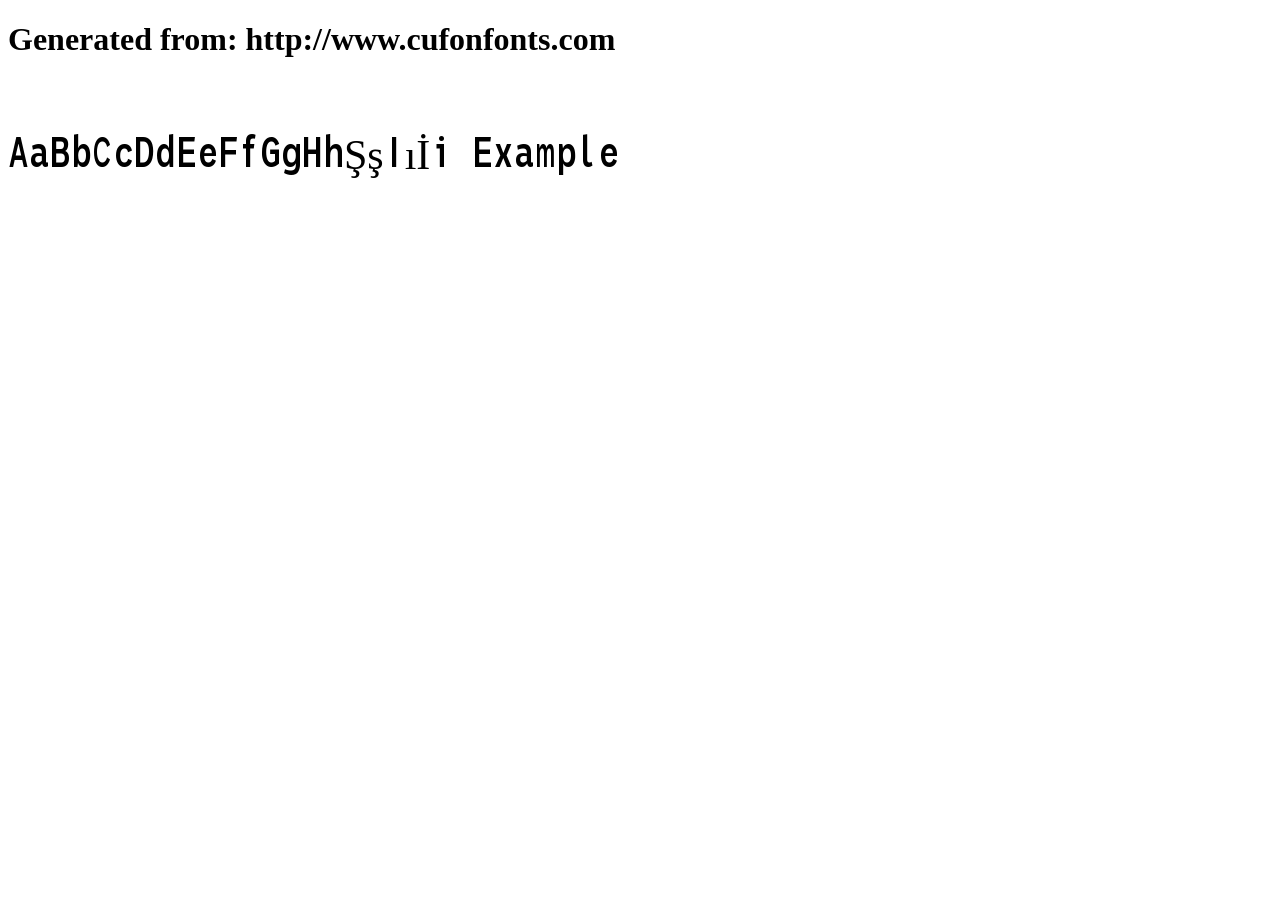
<file: fontes/morisawa-otf-cufonfonts-webfont/example.html>
<!DOCTYPE html>
<html xmlns="http://www.w3.org/1999/xhtml">
<head>
    <meta http-equiv="Content-Type" content="text/html; charset=utf-8"/>
    <link rel="stylesheet" type="text/css"
          href="style.css"/>
</head>

<body>

<h1>Generated from: http://www.cufonfonts.com</h1><br/>
<h1 style="font-family:'MorisawaOtfRegular Regular';font-weight:normal;font-size:42px">AaBbCcDdEeFfGgHhŞşIıİi Example</h1>


</body>
</html>
</file>
<file: fontes/morisawa-otf-cufonfonts-webfont/style.css>
/* #### Generated By: http://www.cufonfonts.com #### */

    @font-face {
    font-family: 'MorisawaOtfRegular Regular';
    font-style: normal;
    font-weight: normal;
    src: local('MorisawaOtfRegular Regular'), url('MorisawaOtfRegular.woff') format('woff');
    }
</file>
